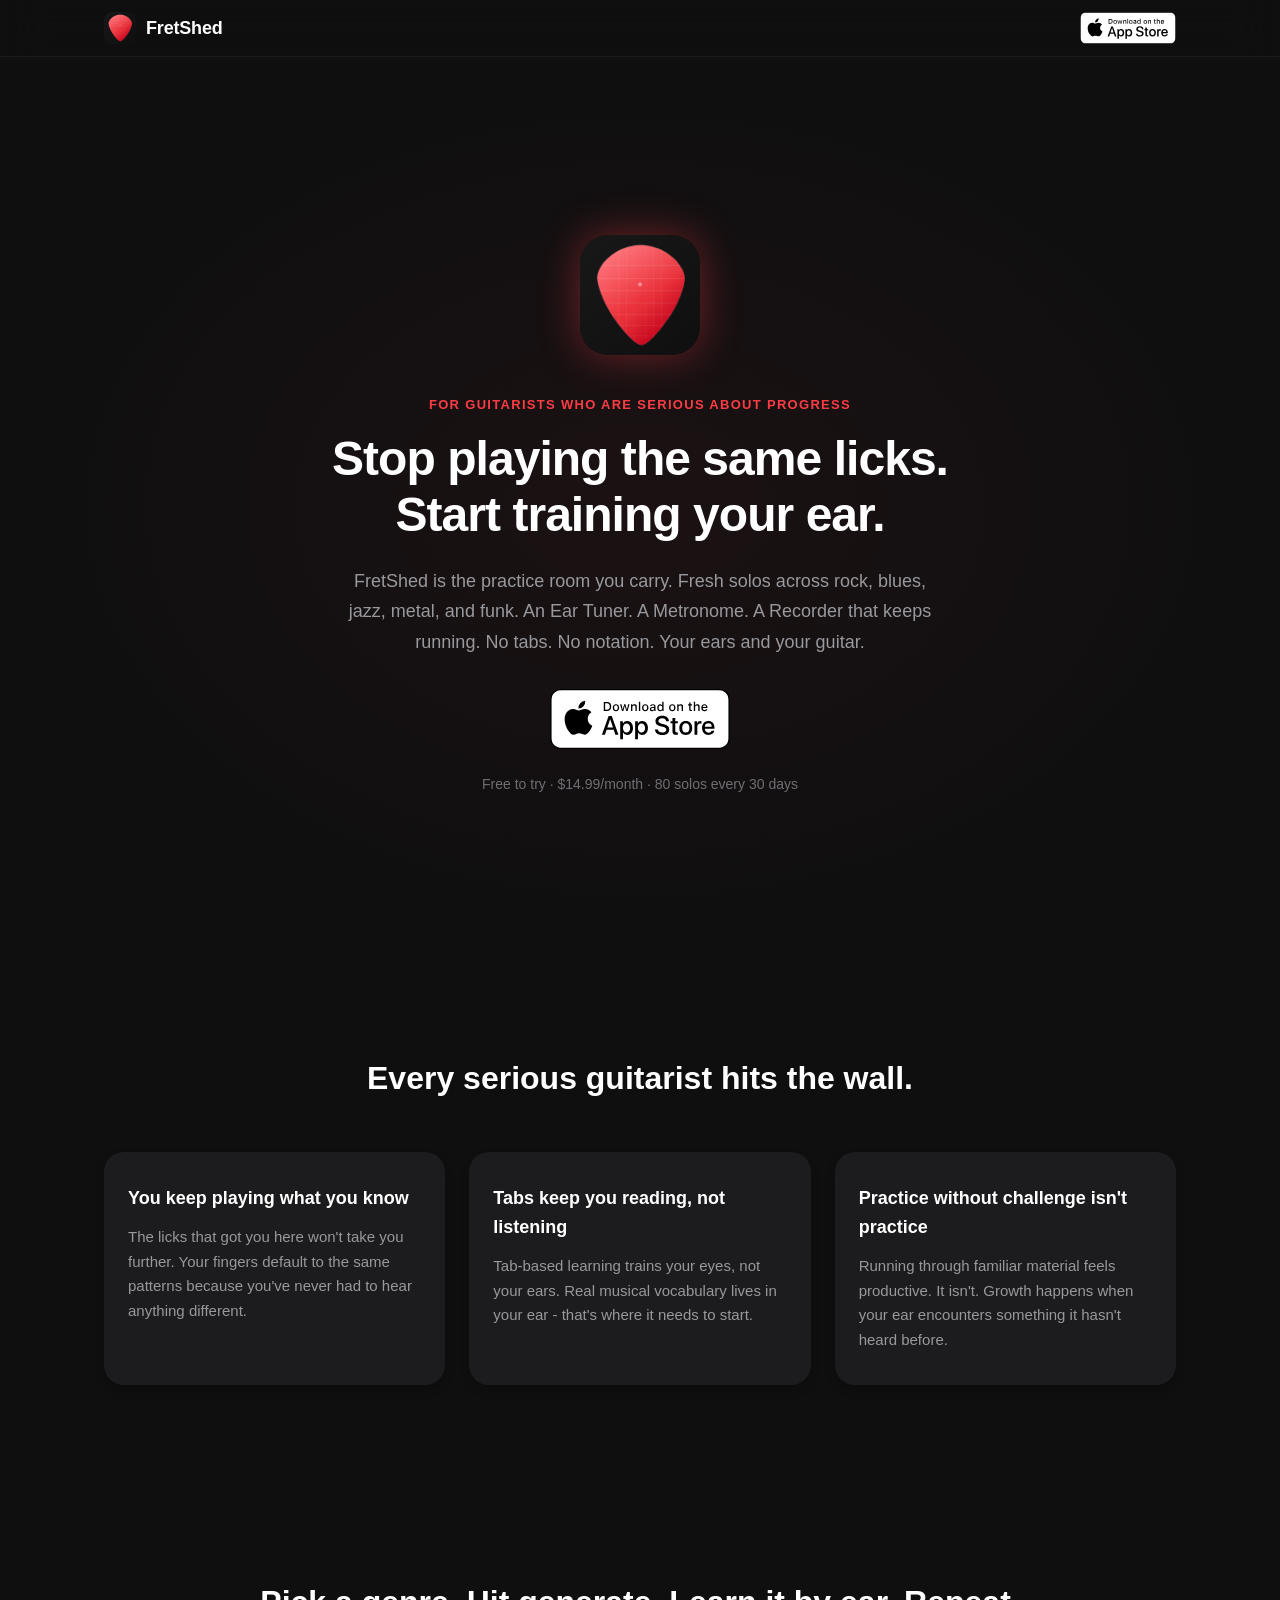
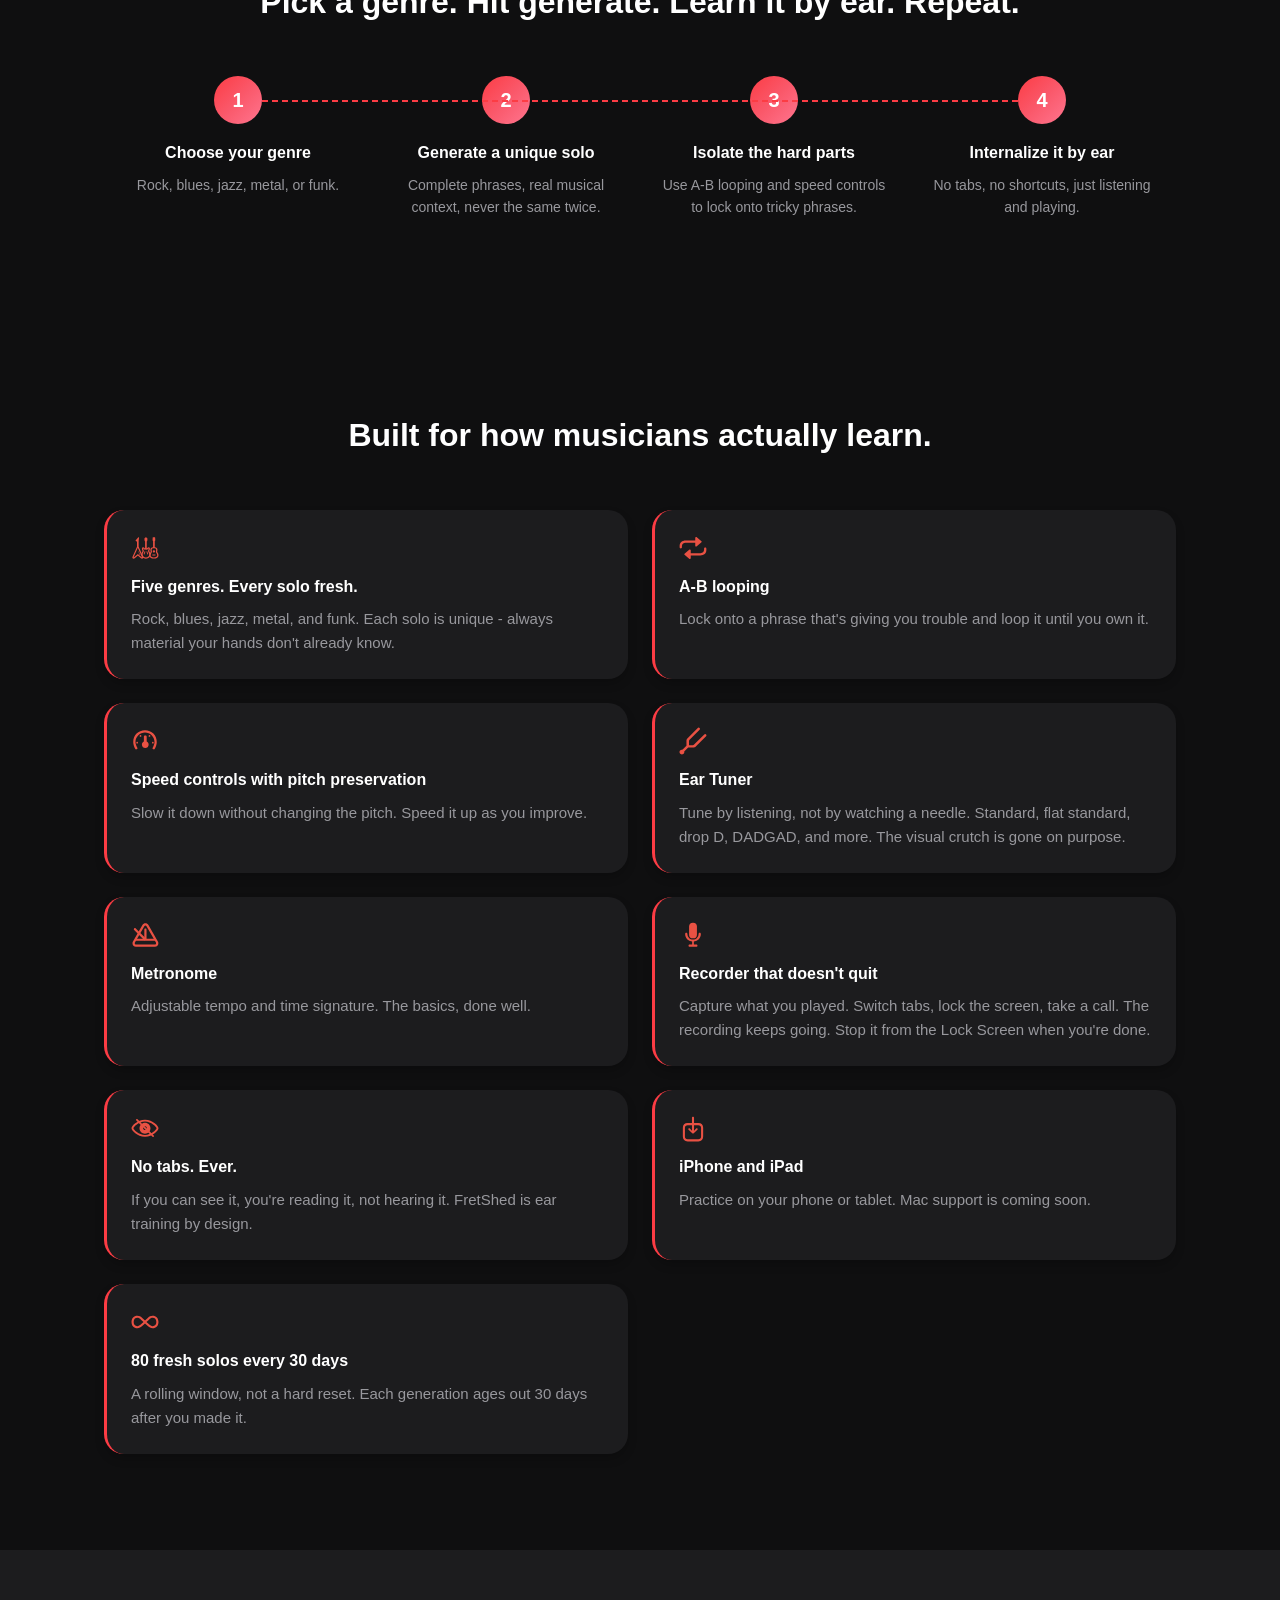
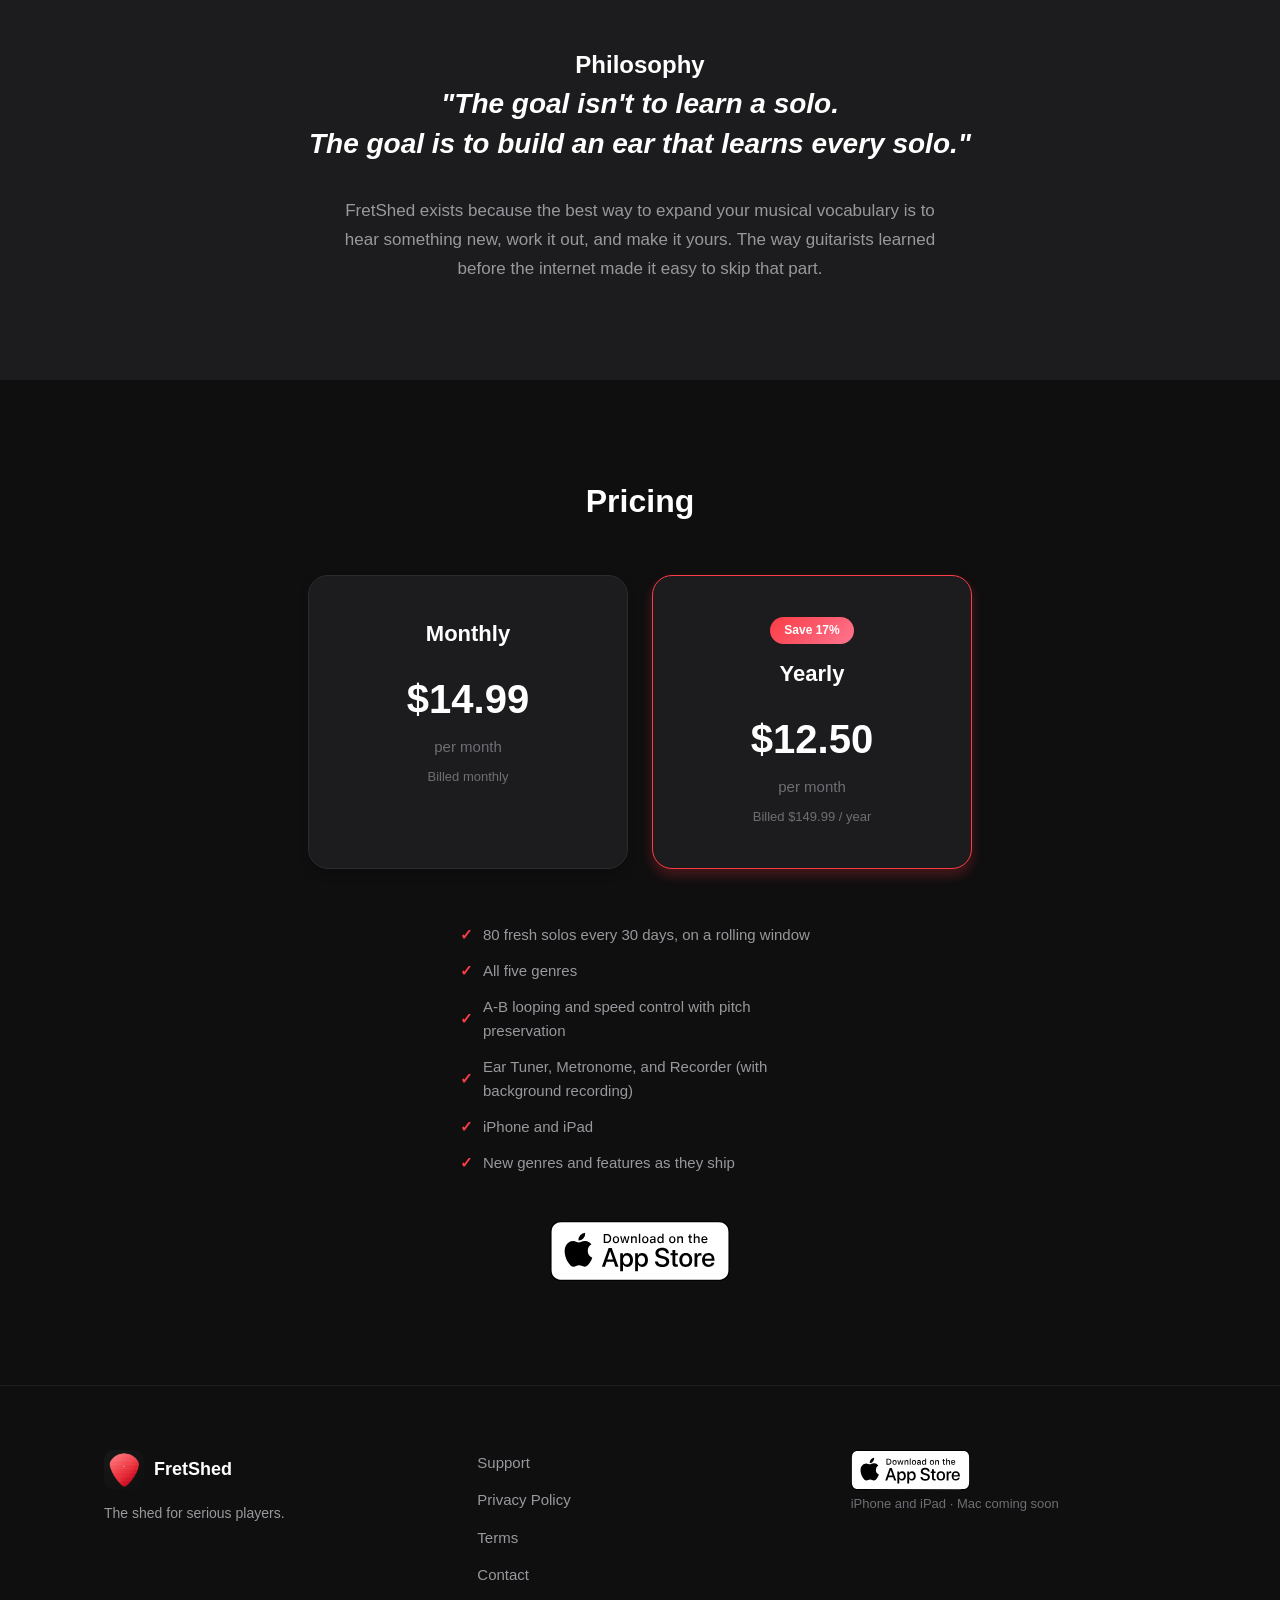
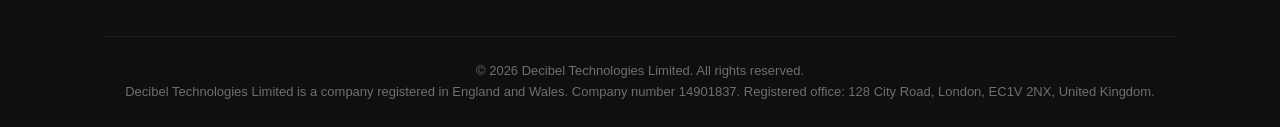
<file: index.html>
<!DOCTYPE html>
<html lang="en">
<head>
  <meta charset="UTF-8">
  <meta name="viewport" content="width=device-width, initial-scale=1.0">
  <title>FretShed - Ear Training for Serious Guitarists</title>
  <meta name="description" content="FretShed is the practice room you carry. Fresh solos across rock, blues, jazz, metal, and funk. An Ear Tuner. A Metronome. A Recorder that keeps running. No tabs. No notation. Your ears and your guitar.">
  <link rel="canonical" href="https://fretshed.dcbl.app/">

  <!-- Open Graph -->
  <meta property="og:type" content="website">
  <meta property="og:site_name" content="FretShed">
  <meta property="og:url" content="https://fretshed.dcbl.app/">
  <meta property="og:title" content="FretShed - Ear Training for Serious Guitarists">
  <meta property="og:description" content="FretShed is the practice room you carry. Fresh solos across rock, blues, jazz, metal, and funk. An Ear Tuner. A Metronome. A Recorder that keeps running. No tabs. No notation. Your ears and your guitar.">
  <meta property="og:image" content="https://fretshed.dcbl.app/assets/icon.png">

  <!-- Twitter Card -->
  <meta name="twitter:card" content="summary">
  <meta name="twitter:title" content="FretShed - Ear Training for Serious Guitarists">
  <meta name="twitter:description" content="FretShed is the practice room you carry. Fresh solos across rock, blues, jazz, metal, and funk. An Ear Tuner. A Metronome. A Recorder that keeps running. No tabs. No notation. Your ears and your guitar.">
  <meta name="twitter:image" content="https://fretshed.dcbl.app/assets/icon.png">

  <!-- Structured Data -->
  <script type="application/ld+json">
  {
    "@context": "https://schema.org",
    "@type": "SoftwareApplication",
    "name": "FretShed",
    "applicationCategory": "MusicApplication",
    "operatingSystem": "iOS",
    "description": "FretShed is the practice room you carry. Fresh solos across rock, blues, jazz, metal, and funk. An Ear Tuner. A Metronome. A Recorder that keeps running. No tabs. No notation. Your ears and your guitar.",
    "url": "https://fretshed.dcbl.app/",
    "downloadUrl": "https://apps.apple.com/us/app/fretshed/id6759403787",
    "screenshot": "https://fretshed.dcbl.app/assets/icon.png",
    "offers": [
      {
        "@type": "Offer",
        "name": "FretShed Pro Monthly",
        "price": "14.99",
        "priceCurrency": "USD",
        "description": "80 fresh solos every 30 days, all five genres, A-B looping, speed control with pitch preservation, Ear Tuner, Metronome, Recorder"
      },
      {
        "@type": "Offer",
        "name": "FretShed Pro Yearly",
        "price": "149.99",
        "priceCurrency": "USD",
        "description": "80 fresh solos every 30 days, all five genres, A-B looping, speed control with pitch preservation, Ear Tuner, Metronome, Recorder, billed annually"
      }
    ],
    "author": {
      "@type": "Organization",
      "name": "Decibel Technologies Limited",
      "email": "support@dcbl.app",
      "address": {
        "@type": "PostalAddress",
        "streetAddress": "128 City Road",
        "addressLocality": "London",
        "postalCode": "EC1V 2NX",
        "addressCountry": "GB"
      }
    },
    "featureList": [
      "Fresh guitar solos in five genres",
      "A-B looping for focused practice",
      "Speed control with pitch preservation",
      "Ear Tuner with multiple tunings",
      "Metronome with adjustable tempo and time signature",
      "Recorder that keeps running in the background",
      "Lock Screen and Control Centre playback",
      "No tabs. Ear training by design",
      "iPhone and iPad support"
    ]
  }
  </script>

  <link rel="icon" href="assets/icon.png" type="image/png">
  <link rel="stylesheet" href="assets/styles.css">
</head>
<body>

  <!-- Nav -->
  <nav class="site-nav" aria-label="Main navigation">
    <div class="container">
      <a href="./" class="nav-brand">
        <img src="assets/icon.png" alt="FretShed app icon" width="32" height="32">
        <span>FretShed</span>
      </a>
      <a href="https://apps.apple.com/us/app/fretshed/id6759403787" class="nav-badge" aria-label="Download FretShed on the App Store" rel="noopener noreferrer" target="_blank">
        <img src="assets/Download_on_App_Store/White_lockup/SVG/Download_on_the_App_Store_Badge_US-UK_RGB_wht_092917.svg" alt="" width="120" height="40">
      </a>
    </div>
  </nav>

  <main>

    <!-- Hero -->
    <section class="hero" aria-labelledby="hero-heading">
      <div class="hero-inner">
        <img src="assets/icon.png" alt="FretShed app icon" class="hero-icon" width="120" height="120">
        <p class="hero-eyebrow">For guitarists who are serious about progress</p>
        <h1 id="hero-heading">Stop playing the same licks.<br>Start training your ear.</h1>
        <p class="hero-sub">FretShed is the practice room you carry. Fresh solos across rock, blues, jazz, metal, and funk. An Ear Tuner. A Metronome. A Recorder that keeps running. No tabs. No notation. Your ears and your guitar.</p>
        <a href="https://apps.apple.com/us/app/fretshed/id6759403787" class="hero-app-store-badge" aria-label="Download FretShed on the App Store" rel="noopener noreferrer" target="_blank">
          <img src="assets/Download_on_App_Store/White_lockup/SVG/Download_on_the_App_Store_Badge_US-UK_RGB_wht_092917.svg" alt="" width="180" height="60">
        </a>
        <p class="hero-pricing-note">Free to try · $14.99/month · 80 solos every 30 days</p>
      </div>
    </section>

    <!-- Problem -->
    <section class="problem" aria-labelledby="problem-heading">
      <div class="container">
        <h2 id="problem-heading" class="section-heading">Every serious guitarist hits the wall.</h2>
        <div class="problem-grid">
          <div class="problem-card fade-in">
            <h3>You keep playing what you know</h3>
            <p>The licks that got you here won't take you further. Your fingers default to the same patterns because you've never had to hear anything different.</p>
          </div>
          <div class="problem-card fade-in">
            <h3>Tabs keep you reading, not listening</h3>
            <p>Tab-based learning trains your eyes, not your ears. Real musical vocabulary lives in your ear - that's where it needs to start.</p>
          </div>
          <div class="problem-card fade-in">
            <h3>Practice without challenge isn't practice</h3>
            <p>Running through familiar material feels productive. It isn't. Growth happens when your ear encounters something it hasn't heard before.</p>
          </div>
        </div>
      </div>
    </section>

    <!-- How It Works -->
    <section class="how-it-works" aria-labelledby="how-heading">
      <div class="container">
        <h2 id="how-heading" class="section-heading">Pick a genre. Hit generate. Learn it by ear. Repeat.</h2>
        <div class="steps">
          <div class="step fade-in">
            <div class="step-number" aria-hidden="true">1</div>
            <div class="step-text">
              <h3>Choose your genre</h3>
              <p>Rock, blues, jazz, metal, or funk.</p>
            </div>
          </div>
          <div class="step fade-in">
            <div class="step-number" aria-hidden="true">2</div>
            <div class="step-text">
              <h3>Generate a unique solo</h3>
              <p>Complete phrases, real musical context, never the same twice.</p>
            </div>
          </div>
          <div class="step fade-in">
            <div class="step-number" aria-hidden="true">3</div>
            <div class="step-text">
              <h3>Isolate the hard parts</h3>
              <p>Use A-B looping and speed controls to lock onto tricky phrases.</p>
            </div>
          </div>
          <div class="step fade-in">
            <div class="step-number" aria-hidden="true">4</div>
            <div class="step-text">
              <h3>Internalize it by ear</h3>
              <p>No tabs, no shortcuts, just listening and playing.</p>
            </div>
          </div>
        </div>
      </div>
    </section>

    <!-- Features -->
    <section class="features" aria-labelledby="features-heading">
      <div class="container">
        <h2 id="features-heading" class="section-heading">Built for how musicians actually learn.</h2>
        <div class="features-grid">
          <div class="feature-card fade-in">
            <img src="assets/symbols/web/guitars.svg" alt="" aria-hidden="true" class="card-icon" width="28" height="28">
            <h3>Five genres. Every solo fresh.</h3>
            <p>Rock, blues, jazz, metal, and funk. Each solo is unique - always material your hands don't already know.</p>
          </div>
          <div class="feature-card fade-in">
            <img src="assets/symbols/web/repeat.svg" alt="" aria-hidden="true" class="card-icon" width="28" height="28">
            <h3>A-B looping</h3>
            <p>Lock onto a phrase that's giving you trouble and loop it until you own it.</p>
          </div>
          <div class="feature-card fade-in">
            <img src="assets/symbols/web/gauge.svg" alt="" aria-hidden="true" class="card-icon" width="28" height="28">
            <h3>Speed controls with pitch preservation</h3>
            <p>Slow it down without changing the pitch. Speed it up as you improve.</p>
          </div>
          <div class="feature-card fade-in">
            <img src="assets/symbols/web/tuningfork.svg" alt="" aria-hidden="true" class="card-icon" width="28" height="28">
            <h3>Ear Tuner</h3>
            <p>Tune by listening, not by watching a needle. Standard, flat standard, drop D, DADGAD, and more. The visual crutch is gone on purpose.</p>
          </div>
          <div class="feature-card fade-in">
            <img src="assets/symbols/web/metronome.svg" alt="" aria-hidden="true" class="card-icon" width="28" height="28">
            <h3>Metronome</h3>
            <p>Adjustable tempo and time signature. The basics, done well.</p>
          </div>
          <div class="feature-card fade-in">
            <img src="assets/symbols/web/mic.svg" alt="" aria-hidden="true" class="card-icon" width="28" height="28">
            <h3>Recorder that doesn't quit</h3>
            <p>Capture what you played. Switch tabs, lock the screen, take a call. The recording keeps going. Stop it from the Lock Screen when you're done.</p>
          </div>
          <div class="feature-card fade-in">
            <img src="assets/symbols/web/eye.slash.svg" alt="" aria-hidden="true" class="card-icon" width="28" height="28">
            <h3>No tabs. Ever.</h3>
            <p>If you can see it, you're reading it, not hearing it. FretShed is ear training by design.</p>
          </div>
          <div class="feature-card fade-in">
            <img src="assets/symbols/web/square.and.arrow.down.svg" alt="" aria-hidden="true" class="card-icon" width="28" height="28">
            <h3>iPhone and iPad</h3>
            <p>Practice on your phone or tablet. Mac support is coming soon.</p>
          </div>
          <div class="feature-card fade-in">
            <img src="assets/symbols/web/infinity.svg" alt="" aria-hidden="true" class="card-icon" width="28" height="28">
            <h3>80 fresh solos every 30 days</h3>
            <p>A rolling window, not a hard reset. Each generation ages out 30 days after you made it.</p>
          </div>
        </div>
      </div>
    </section>

    <!-- Philosophy -->
    <section class="philosophy" aria-labelledby="philosophy-heading">
      <div class="container">
        <div class="philosophy-inner">
          <h2 id="philosophy-heading" class="sr-only">Philosophy</h2>
          <blockquote>
            "The goal isn't to learn a solo.<br>
            The goal is to build an ear that learns every solo."
          </blockquote>
          <p class="body-text">FretShed exists because the best way to expand your musical vocabulary is to hear something new, work it out, and make it yours. The way guitarists learned before the internet made it easy to skip that part.</p>
        </div>
      </div>
    </section>

    <!-- Pricing -->
    <section class="pricing" aria-labelledby="pricing-heading">
      <div class="container">
        <h2 id="pricing-heading" class="section-heading">Pricing</h2>
        <div class="pricing-tiers">
          <div class="pricing-card fade-in">
            <p class="pricing-name">Monthly</p>
            <p class="pricing-amount">$14.99</p>
            <p class="pricing-period">per month</p>
            <p class="pricing-billing">Billed monthly</p>
          </div>
          <div class="pricing-card pricing-card--highlighted fade-in">
            <span class="pricing-save-badge">Save 17%</span>
            <p class="pricing-name">Yearly</p>
            <p class="pricing-amount">$12.50</p>
            <p class="pricing-period">per month</p>
            <p class="pricing-billing">Billed $149.99 / year</p>
          </div>
        </div>
        <ul class="pricing-checklist pricing-checklist--shared">
          <li>80 fresh solos every 30 days, on a rolling window</li>
          <li>All five genres</li>
          <li>A-B looping and speed control with pitch preservation</li>
          <li>Ear Tuner, Metronome, and Recorder (with background recording)</li>
          <li>iPhone and iPad</li>
          <li>New genres and features as they ship</li>
        </ul>
        <div class="pricing-cta">
          <a href="https://apps.apple.com/us/app/fretshed/id6759403787" class="pricing-app-store-badge" aria-label="Download FretShed on the App Store" rel="noopener noreferrer" target="_blank">
            <img src="assets/Download_on_App_Store/White_lockup/SVG/Download_on_the_App_Store_Badge_US-UK_RGB_wht_092917.svg" alt="" width="180" height="60">
          </a>
        </div>
      </div>
    </section>

  </main>

  <!-- Footer -->
  <footer class="site-footer">
    <div class="container">
      <div class="footer-grid">
        <div>
          <div class="footer-brand">
            <img src="assets/icon.png" alt="FretShed app icon" width="40" height="40">
            <span>FretShed</span>
          </div>
          <p class="footer-tagline">The shed for serious players.</p>
        </div>
        <div>
          <ul class="footer-links">
            <li><a href="support.html">Support</a></li>
            <li><a href="privacy.html">Privacy Policy</a></li>
            <li><a href="terms.html">Terms</a></li>
            <li><a href="mailto:support@dcbl.app">Contact</a></li>
          </ul>
        </div>
        <div class="footer-download">
          <a href="https://apps.apple.com/us/app/fretshed/id6759403787" aria-label="Download FretShed on the App Store" rel="noopener noreferrer" target="_blank">
            <img src="assets/Download_on_App_Store/White_lockup/SVG/Download_on_the_App_Store_Badge_US-UK_RGB_wht_092917.svg" alt="" width="120" height="40">
          </a>
          <p class="platform-note">iPhone and iPad · Mac coming soon</p>
        </div>
      </div>
      <div class="footer-bottom">
        <p>&copy; 2026 Decibel Technologies Limited. All rights reserved.</p>
        <p>Decibel Technologies Limited is a company registered in England and Wales. Company number 14901837. Registered office: 128 City Road, London, EC1V 2NX, United Kingdom.</p>
      </div>
    </div>
  </footer>

  <script src="assets/app.js"></script>
</body>
</html>
</file>
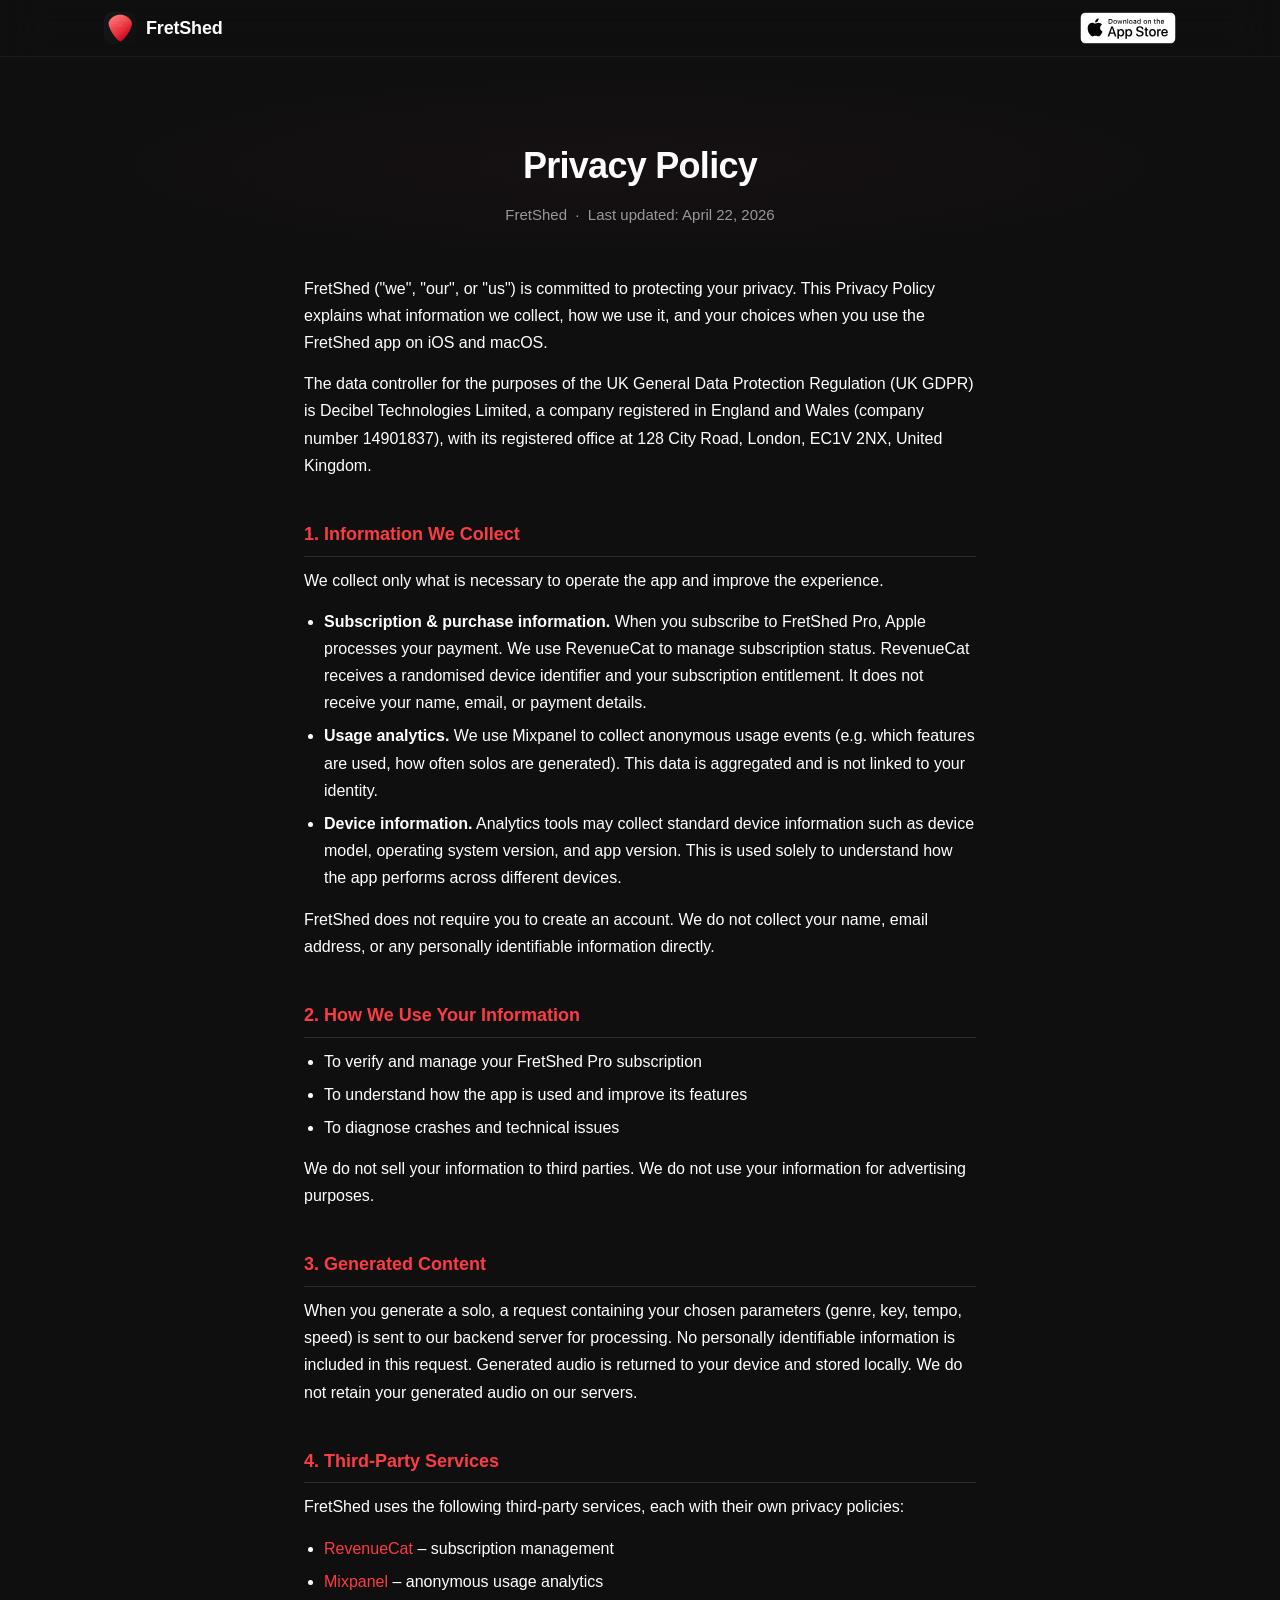
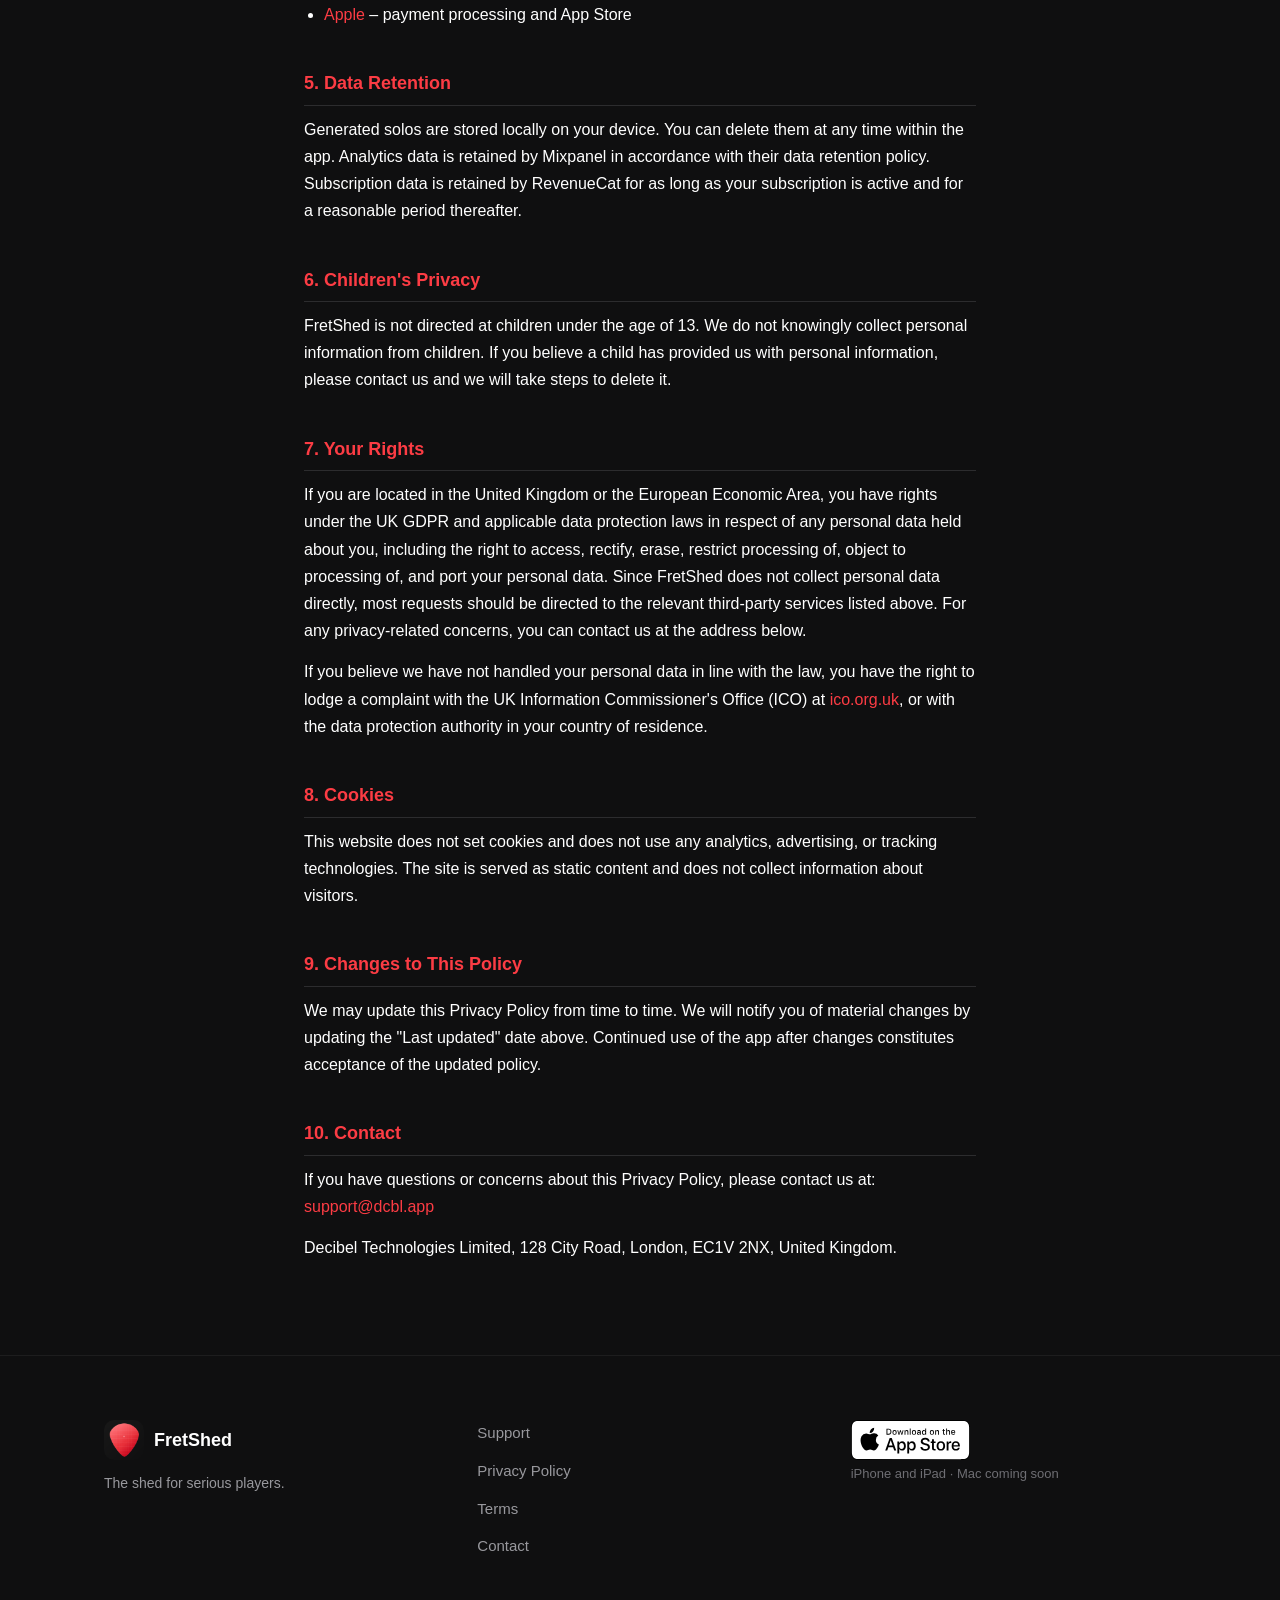
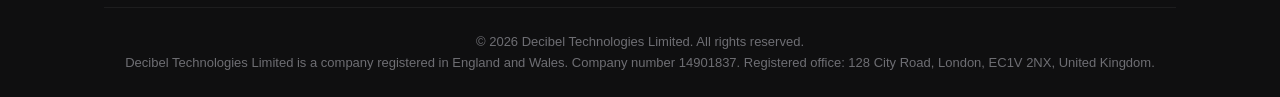
<file: privacy.html>
<!DOCTYPE html>
<html lang="en">
<head>
  <meta charset="UTF-8" />
  <meta name="viewport" content="width=device-width, initial-scale=1.0" />
  <title>Privacy Policy – FretShed</title>
  <meta name="description" content="FretShed Privacy Policy. We collect only what's necessary to operate the app. No accounts required. No personal data sold. Learn how we handle your information.">
  <link rel="canonical" href="https://fretshed.dcbl.app/privacy.html">

  <!-- Open Graph -->
  <meta property="og:type" content="website">
  <meta property="og:site_name" content="FretShed">
  <meta property="og:url" content="https://fretshed.dcbl.app/privacy.html">
  <meta property="og:title" content="Privacy Policy – FretShed">
  <meta property="og:description" content="FretShed Privacy Policy. We collect only what's necessary to operate the app. No accounts required. No personal data sold.">
  <meta property="og:image" content="https://fretshed.dcbl.app/assets/icon.png">

  <link rel="icon" href="assets/icon.png" type="image/png">
  <link rel="stylesheet" href="assets/styles.css">
</head>
<body>

  <!-- Nav -->
  <nav class="site-nav" aria-label="Main navigation">
    <div class="container">
      <a href="./" class="nav-brand">
        <img src="assets/icon.png" alt="FretShed app icon" width="32" height="32">
        <span>FretShed</span>
      </a>
      <a href="https://apps.apple.com/us/app/fretshed/id6759403787" class="nav-badge" aria-label="Download FretShed on the App Store" rel="noopener noreferrer" target="_blank">
        <img src="assets/Download_on_App_Store/White_lockup/SVG/Download_on_the_App_Store_Badge_US-UK_RGB_wht_092917.svg" alt="" width="120" height="40">
      </a>
    </div>
  </nav>

  <main>

    <!-- Page Header -->
    <section class="page-header">
      <div class="container">
        <h1>Privacy Policy</h1>
        <p>FretShed &nbsp;·&nbsp; Last updated: April 22, 2026</p>
      </div>
    </section>

    <!-- Content -->
    <div class="legal-content">

      <p>FretShed ("we", "our", or "us") is committed to protecting your privacy. This Privacy Policy explains what information we collect, how we use it, and your choices when you use the FretShed app on iOS and macOS.</p>

      <p>The data controller for the purposes of the UK General Data Protection Regulation (UK GDPR) is Decibel Technologies Limited, a company registered in England and Wales (company number 14901837), with its registered office at 128 City Road, London, EC1V 2NX, United Kingdom.</p>

      <h2>1. Information We Collect</h2>
      <p>We collect only what is necessary to operate the app and improve the experience.</p>
      <ul>
        <li><strong>Subscription & purchase information.</strong> When you subscribe to FretShed Pro, Apple processes your payment. We use RevenueCat to manage subscription status. RevenueCat receives a randomised device identifier and your subscription entitlement. It does not receive your name, email, or payment details.</li>
        <li><strong>Usage analytics.</strong> We use Mixpanel to collect anonymous usage events (e.g. which features are used, how often solos are generated). This data is aggregated and is not linked to your identity.</li>
        <li><strong>Device information.</strong> Analytics tools may collect standard device information such as device model, operating system version, and app version. This is used solely to understand how the app performs across different devices.</li>
      </ul>
      <p>FretShed does not require you to create an account. We do not collect your name, email address, or any personally identifiable information directly.</p>

      <h2>2. How We Use Your Information</h2>
      <ul>
        <li>To verify and manage your FretShed Pro subscription</li>
        <li>To understand how the app is used and improve its features</li>
        <li>To diagnose crashes and technical issues</li>
      </ul>
      <p>We do not sell your information to third parties. We do not use your information for advertising purposes.</p>

      <h2>3. Generated Content</h2>
      <p>When you generate a solo, a request containing your chosen parameters (genre, key, tempo, speed) is sent to our backend server for processing. No personally identifiable information is included in this request. Generated audio is returned to your device and stored locally. We do not retain your generated audio on our servers.</p>

      <h2>4. Third-Party Services</h2>
      <p>FretShed uses the following third-party services, each with their own privacy policies:</p>
      <ul>
        <li><a href="https://www.revenuecat.com/privacy" target="_blank" rel="noopener noreferrer">RevenueCat</a> – subscription management</li>
        <li><a href="https://mixpanel.com/legal/privacy-policy/" target="_blank" rel="noopener noreferrer">Mixpanel</a> – anonymous usage analytics</li>
        <li><a href="https://www.apple.com/legal/privacy/" target="_blank" rel="noopener noreferrer">Apple</a> – payment processing and App Store</li>
      </ul>

      <h2>5. Data Retention</h2>
      <p>Generated solos are stored locally on your device. You can delete them at any time within the app. Analytics data is retained by Mixpanel in accordance with their data retention policy. Subscription data is retained by RevenueCat for as long as your subscription is active and for a reasonable period thereafter.</p>

      <h2>6. Children's Privacy</h2>
      <p>FretShed is not directed at children under the age of 13. We do not knowingly collect personal information from children. If you believe a child has provided us with personal information, please contact us and we will take steps to delete it.</p>

      <h2>7. Your Rights</h2>
      <p>If you are located in the United Kingdom or the European Economic Area, you have rights under the UK GDPR and applicable data protection laws in respect of any personal data held about you, including the right to access, rectify, erase, restrict processing of, object to processing of, and port your personal data. Since FretShed does not collect personal data directly, most requests should be directed to the relevant third-party services listed above. For any privacy-related concerns, you can contact us at the address below.</p>
      <p>If you believe we have not handled your personal data in line with the law, you have the right to lodge a complaint with the UK Information Commissioner's Office (ICO) at <a href="https://ico.org.uk" target="_blank" rel="noopener noreferrer">ico.org.uk</a>, or with the data protection authority in your country of residence.</p>

      <h2>8. Cookies</h2>
      <p>This website does not set cookies and does not use any analytics, advertising, or tracking technologies. The site is served as static content and does not collect information about visitors.</p>

      <h2>9. Changes to This Policy</h2>
      <p>We may update this Privacy Policy from time to time. We will notify you of material changes by updating the "Last updated" date above. Continued use of the app after changes constitutes acceptance of the updated policy.</p>

      <h2>10. Contact</h2>
      <p>If you have questions or concerns about this Privacy Policy, please contact us at:<br />
      <a href="mailto:support@dcbl.app">support@dcbl.app</a></p>
      <p>Decibel Technologies Limited, 128 City Road, London, EC1V 2NX, United Kingdom.</p>

    </div>

  </main>

  <!-- Footer -->
  <footer class="site-footer">
    <div class="container">
      <div class="footer-grid">
        <div>
          <div class="footer-brand">
            <img src="assets/icon.png" alt="FretShed app icon" width="40" height="40">
            <span>FretShed</span>
          </div>
          <p class="footer-tagline">The shed for serious players.</p>
        </div>
        <div>
          <ul class="footer-links">
            <li><a href="support.html">Support</a></li>
            <li><a href="privacy.html">Privacy Policy</a></li>
            <li><a href="terms.html">Terms</a></li>
            <li><a href="mailto:support@dcbl.app">Contact</a></li>
          </ul>
        </div>
        <div class="footer-download">
          <a href="https://apps.apple.com/us/app/fretshed/id6759403787" aria-label="Download FretShed on the App Store" rel="noopener noreferrer" target="_blank">
            <img src="assets/Download_on_App_Store/White_lockup/SVG/Download_on_the_App_Store_Badge_US-UK_RGB_wht_092917.svg" alt="" width="120" height="40">
          </a>
          <p class="platform-note">iPhone and iPad · Mac coming soon</p>
        </div>
      </div>
      <div class="footer-bottom">
        <p>&copy; 2026 Decibel Technologies Limited. All rights reserved.</p>
        <p>Decibel Technologies Limited is a company registered in England and Wales. Company number 14901837. Registered office: 128 City Road, London, EC1V 2NX, United Kingdom.</p>
      </div>
    </div>
  </footer>

  <script src="assets/app.js"></script>
</body>
</html>
</file>
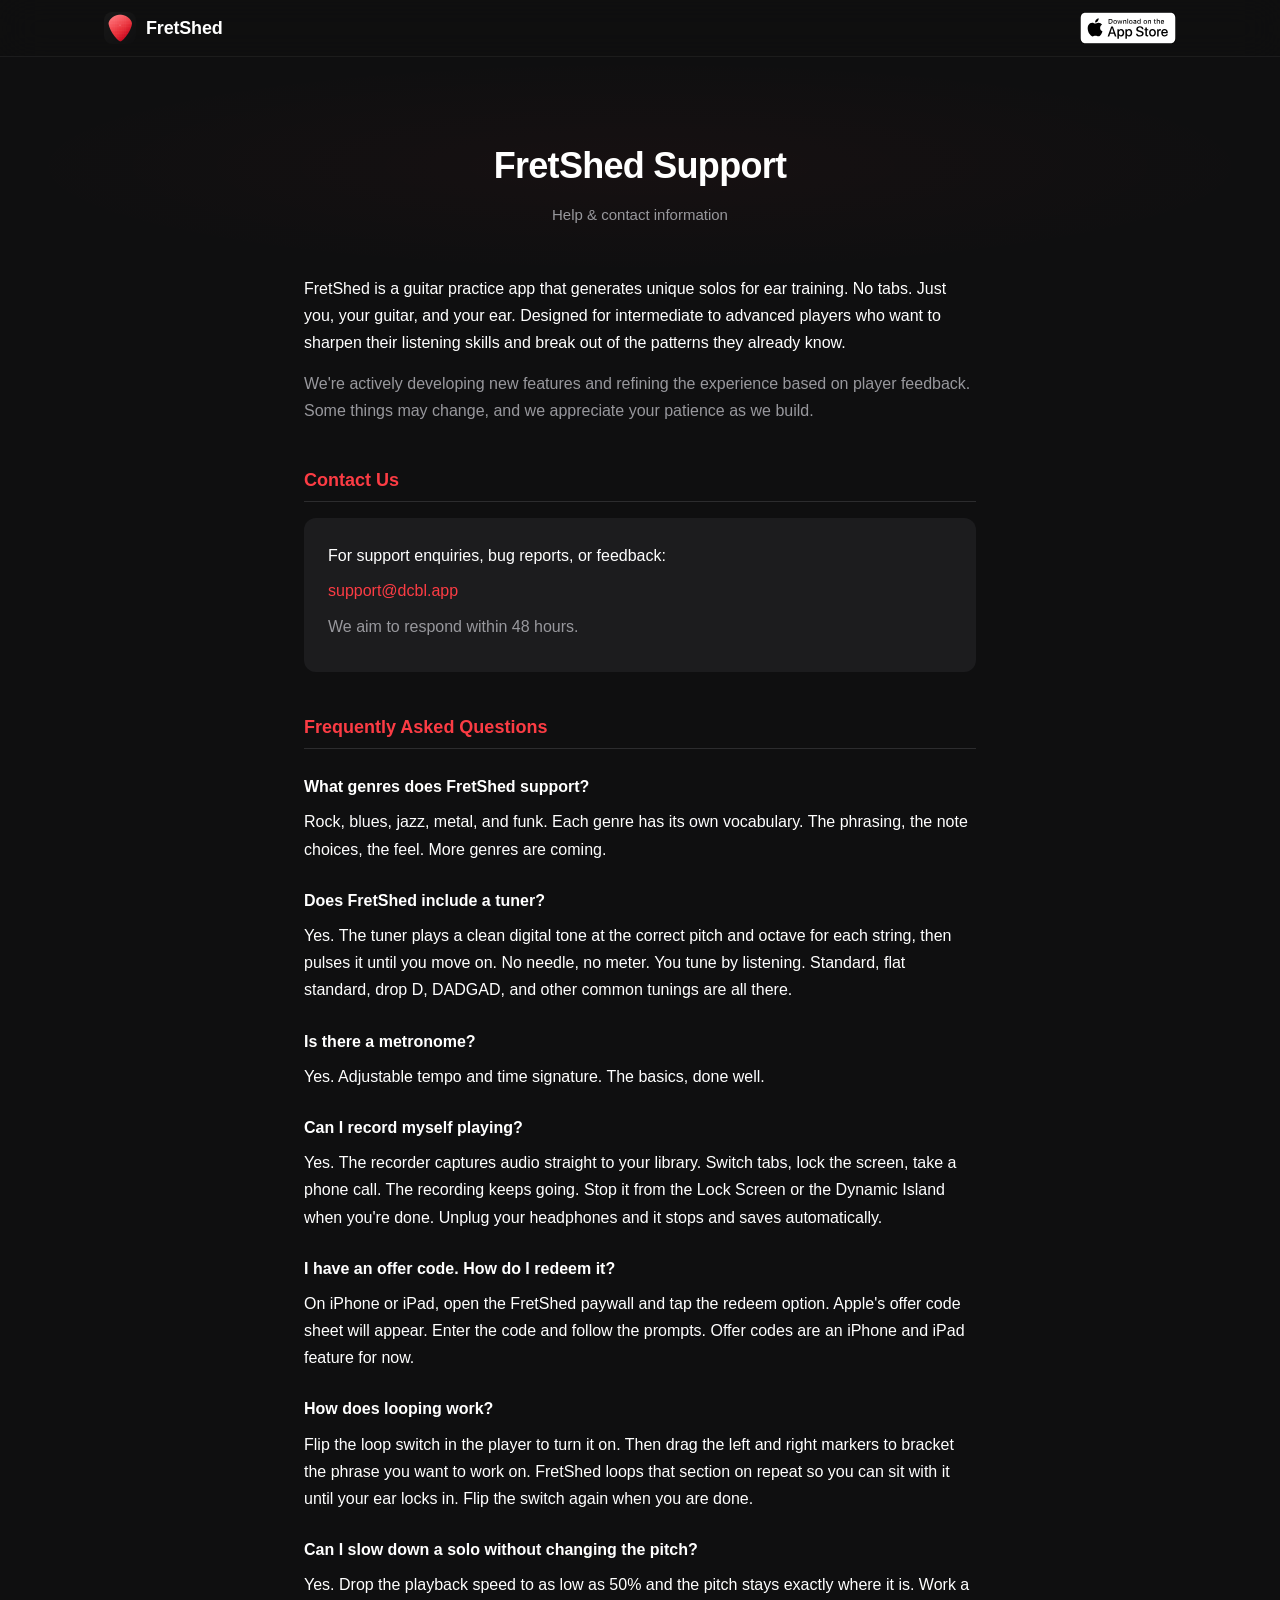
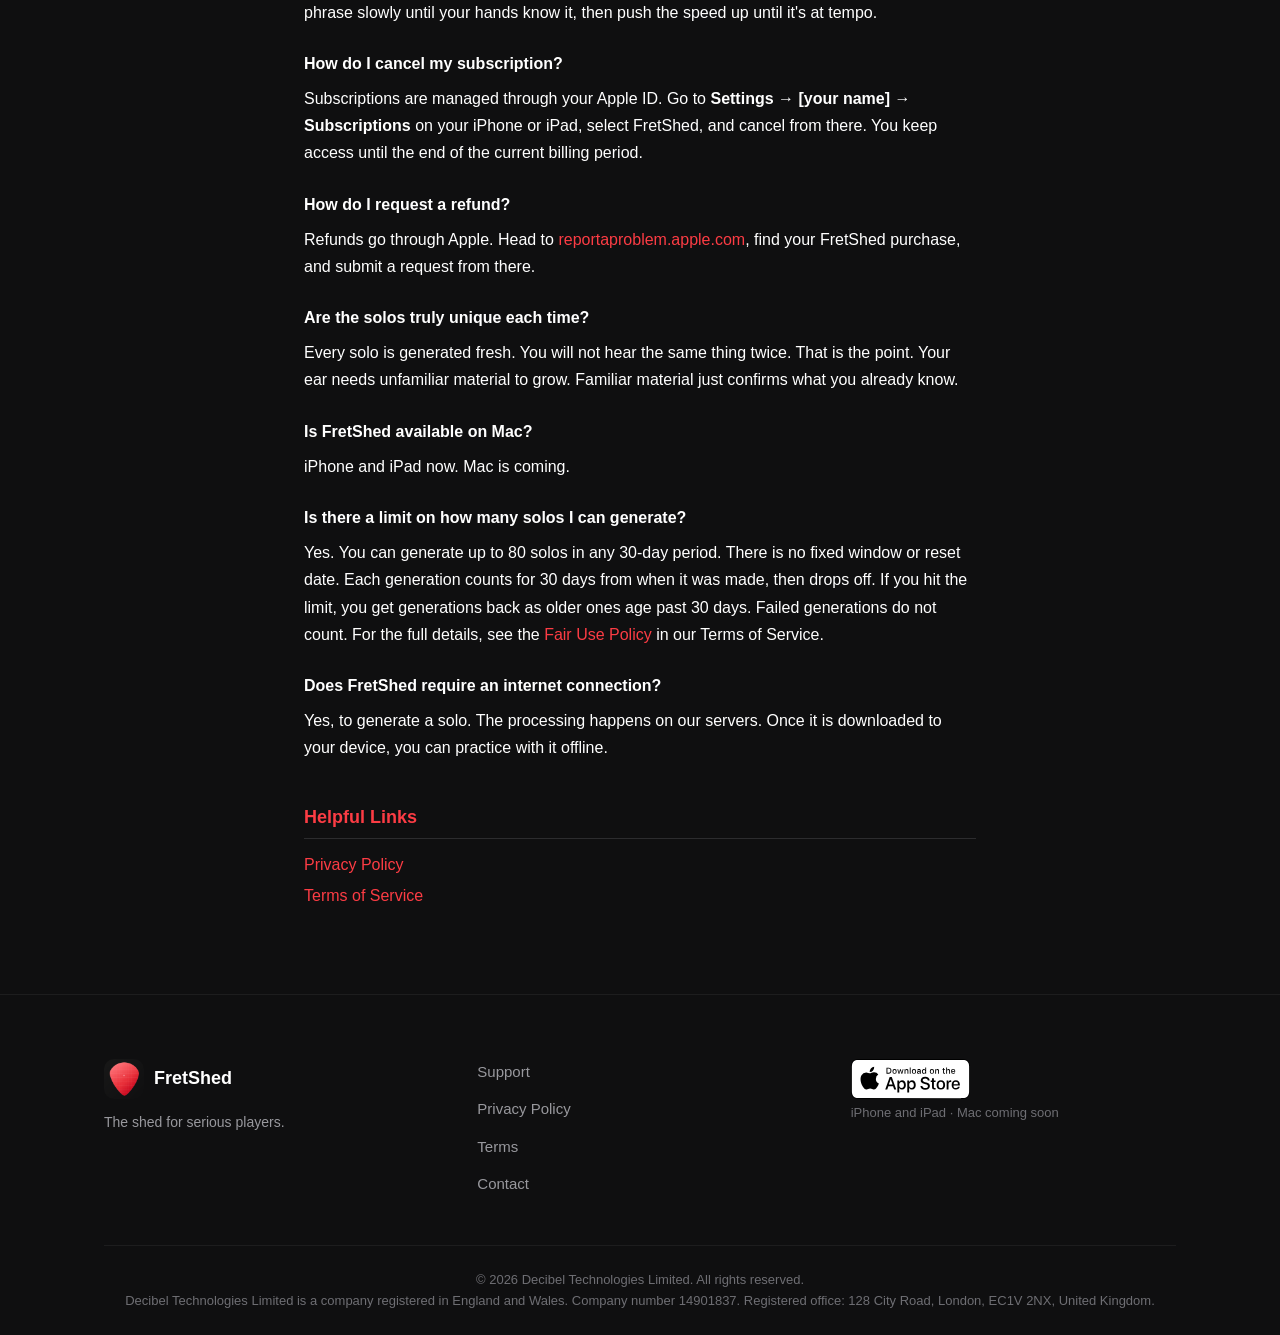
<file: support.html>
<!DOCTYPE html>
<html lang="en">
<head>
  <meta charset="UTF-8" />
  <meta name="viewport" content="width=device-width, initial-scale=1.0" />
  <title>Support – FretShed</title>
  <meta name="description" content="Get help with FretShed, the guitar ear training app. Find answers to common questions about subscriptions, solo generation, A-B looping, and more.">
  <link rel="canonical" href="https://fretshed.dcbl.app/support.html">

  <!-- Open Graph -->
  <meta property="og:type" content="website">
  <meta property="og:site_name" content="FretShed">
  <meta property="og:url" content="https://fretshed.dcbl.app/support.html">
  <meta property="og:title" content="Support – FretShed">
  <meta property="og:description" content="Get help with FretShed, the guitar ear training app. Find answers to common questions about subscriptions, solo generation, A-B looping, and more.">
  <meta property="og:image" content="https://fretshed.dcbl.app/assets/icon.png">

  <link rel="icon" href="assets/icon.png" type="image/png">
  <link rel="stylesheet" href="assets/styles.css">
</head>
<body>

  <!-- Nav -->
  <nav class="site-nav" aria-label="Main navigation">
    <div class="container">
      <a href="./" class="nav-brand">
        <img src="assets/icon.png" alt="FretShed app icon" width="32" height="32">
        <span>FretShed</span>
      </a>
      <a href="https://apps.apple.com/us/app/fretshed/id6759403787" class="nav-badge" aria-label="Download FretShed on the App Store" rel="noopener noreferrer" target="_blank">
        <img src="assets/Download_on_App_Store/White_lockup/SVG/Download_on_the_App_Store_Badge_US-UK_RGB_wht_092917.svg" alt="" width="120" height="40">
      </a>
    </div>
  </nav>

  <main>

    <!-- Page Header -->
    <section class="page-header">
      <div class="container">
        <h1>FretShed Support</h1>
        <p>Help &amp; contact information</p>
      </div>
    </section>

    <!-- Content -->
    <div class="legal-content">

      <p>FretShed is a guitar practice app that generates unique solos for ear training. No tabs. Just you, your guitar, and your ear. Designed for intermediate to advanced players who want to sharpen their listening skills and break out of the patterns they already know.</p>

      <p class="text-secondary">We're actively developing new features and refining the experience based on player feedback. Some things may change, and we appreciate your patience as we build.</p>

      <h2>Contact Us</h2>
      <div class="contact-box">
        <p>For support enquiries, bug reports, or feedback:</p>
        <p><a href="mailto:support@dcbl.app">support@dcbl.app</a></p>
        <p class="text-secondary">We aim to respond within 48 hours.</p>
      </div>

      <h2>Frequently Asked Questions</h2>

      <div class="faq-item">
        <h3>What genres does FretShed support?</h3>
        <p>Rock, blues, jazz, metal, and funk. Each genre has its own vocabulary. The phrasing, the note choices, the feel. More genres are coming.</p>
      </div>

      <div class="faq-item">
        <h3>Does FretShed include a tuner?</h3>
        <p>Yes. The tuner plays a clean digital tone at the correct pitch and octave for each string, then pulses it until you move on. No needle, no meter. You tune by listening. Standard, flat standard, drop D, DADGAD, and other common tunings are all there.</p>
      </div>

      <div class="faq-item">
        <h3>Is there a metronome?</h3>
        <p>Yes. Adjustable tempo and time signature. The basics, done well.</p>
      </div>

      <div class="faq-item">
        <h3>Can I record myself playing?</h3>
        <p>Yes. The recorder captures audio straight to your library. Switch tabs, lock the screen, take a phone call. The recording keeps going. Stop it from the Lock Screen or the Dynamic Island when you're done. Unplug your headphones and it stops and saves automatically.</p>
      </div>

      <div class="faq-item">
        <h3>I have an offer code. How do I redeem it?</h3>
        <p>On iPhone or iPad, open the FretShed paywall and tap the redeem option. Apple's offer code sheet will appear. Enter the code and follow the prompts. Offer codes are an iPhone and iPad feature for now.</p>
      </div>

      <div class="faq-item">
        <h3>How does looping work?</h3>
        <p>Flip the loop switch in the player to turn it on. Then drag the left and right markers to bracket the phrase you want to work on. FretShed loops that section on repeat so you can sit with it until your ear locks in. Flip the switch again when you are done.</p>
      </div>

      <div class="faq-item">
        <h3>Can I slow down a solo without changing the pitch?</h3>
        <p>Yes. Drop the playback speed to as low as 50% and the pitch stays exactly where it is. Work a phrase slowly until your hands know it, then push the speed up until it's at tempo.</p>
      </div>

      <div class="faq-item">
        <h3>How do I cancel my subscription?</h3>
        <p>Subscriptions are managed through your Apple ID. Go to <strong>Settings → [your name] → Subscriptions</strong> on your iPhone or iPad, select FretShed, and cancel from there. You keep access until the end of the current billing period.</p>
      </div>

      <div class="faq-item">
        <h3>How do I request a refund?</h3>
        <p>Refunds go through Apple. Head to <a href="https://reportaproblem.apple.com" target="_blank" rel="noopener noreferrer">reportaproblem.apple.com</a>, find your FretShed purchase, and submit a request from there.</p>
      </div>

      <div class="faq-item">
        <h3>Are the solos truly unique each time?</h3>
        <p>Every solo is generated fresh. You will not hear the same thing twice. That is the point. Your ear needs unfamiliar material to grow. Familiar material just confirms what you already know.</p>
      </div>

      <div class="faq-item">
        <h3>Is FretShed available on Mac?</h3>
        <p>iPhone and iPad now. Mac is coming.</p>
      </div>

      <div class="faq-item">
        <h3>Is there a limit on how many solos I can generate?</h3>
        <p>Yes. You can generate up to 80 solos in any 30-day period. There is no fixed window or reset date. Each generation counts for 30 days from when it was made, then drops off. If you hit the limit, you get generations back as older ones age past 30 days. Failed generations do not count. For the full details, see the <a href="terms.html#fair-use">Fair Use Policy</a> in our Terms of Service.</p>
      </div>

      <div class="faq-item">
        <h3>Does FretShed require an internet connection?</h3>
        <p>Yes, to generate a solo. The processing happens on our servers. Once it is downloaded to your device, you can practice with it offline.</p>
      </div>

      <h2>Helpful Links</h2>
      <div class="helpful-links">
        <p><a href="privacy.html">Privacy Policy</a></p>
        <p><a href="terms.html">Terms of Service</a></p>
      </div>

    </div>

  </main>

  <!-- Footer -->
  <footer class="site-footer">
    <div class="container">
      <div class="footer-grid">
        <div>
          <div class="footer-brand">
            <img src="assets/icon.png" alt="FretShed app icon" width="40" height="40">
            <span>FretShed</span>
          </div>
          <p class="footer-tagline">The shed for serious players.</p>
        </div>
        <div>
          <ul class="footer-links">
            <li><a href="support.html">Support</a></li>
            <li><a href="privacy.html">Privacy Policy</a></li>
            <li><a href="terms.html">Terms</a></li>
            <li><a href="mailto:support@dcbl.app">Contact</a></li>
          </ul>
        </div>
        <div class="footer-download">
          <a href="https://apps.apple.com/us/app/fretshed/id6759403787" aria-label="Download FretShed on the App Store" rel="noopener noreferrer" target="_blank">
            <img src="assets/Download_on_App_Store/White_lockup/SVG/Download_on_the_App_Store_Badge_US-UK_RGB_wht_092917.svg" alt="" width="120" height="40">
          </a>
          <p class="platform-note">iPhone and iPad · Mac coming soon</p>
        </div>
      </div>
      <div class="footer-bottom">
        <p>&copy; 2026 Decibel Technologies Limited. All rights reserved.</p>
        <p>Decibel Technologies Limited is a company registered in England and Wales. Company number 14901837. Registered office: 128 City Road, London, EC1V 2NX, United Kingdom.</p>
      </div>
    </div>
  </footer>

  <script src="assets/app.js"></script>
</body>
</html>
</file>
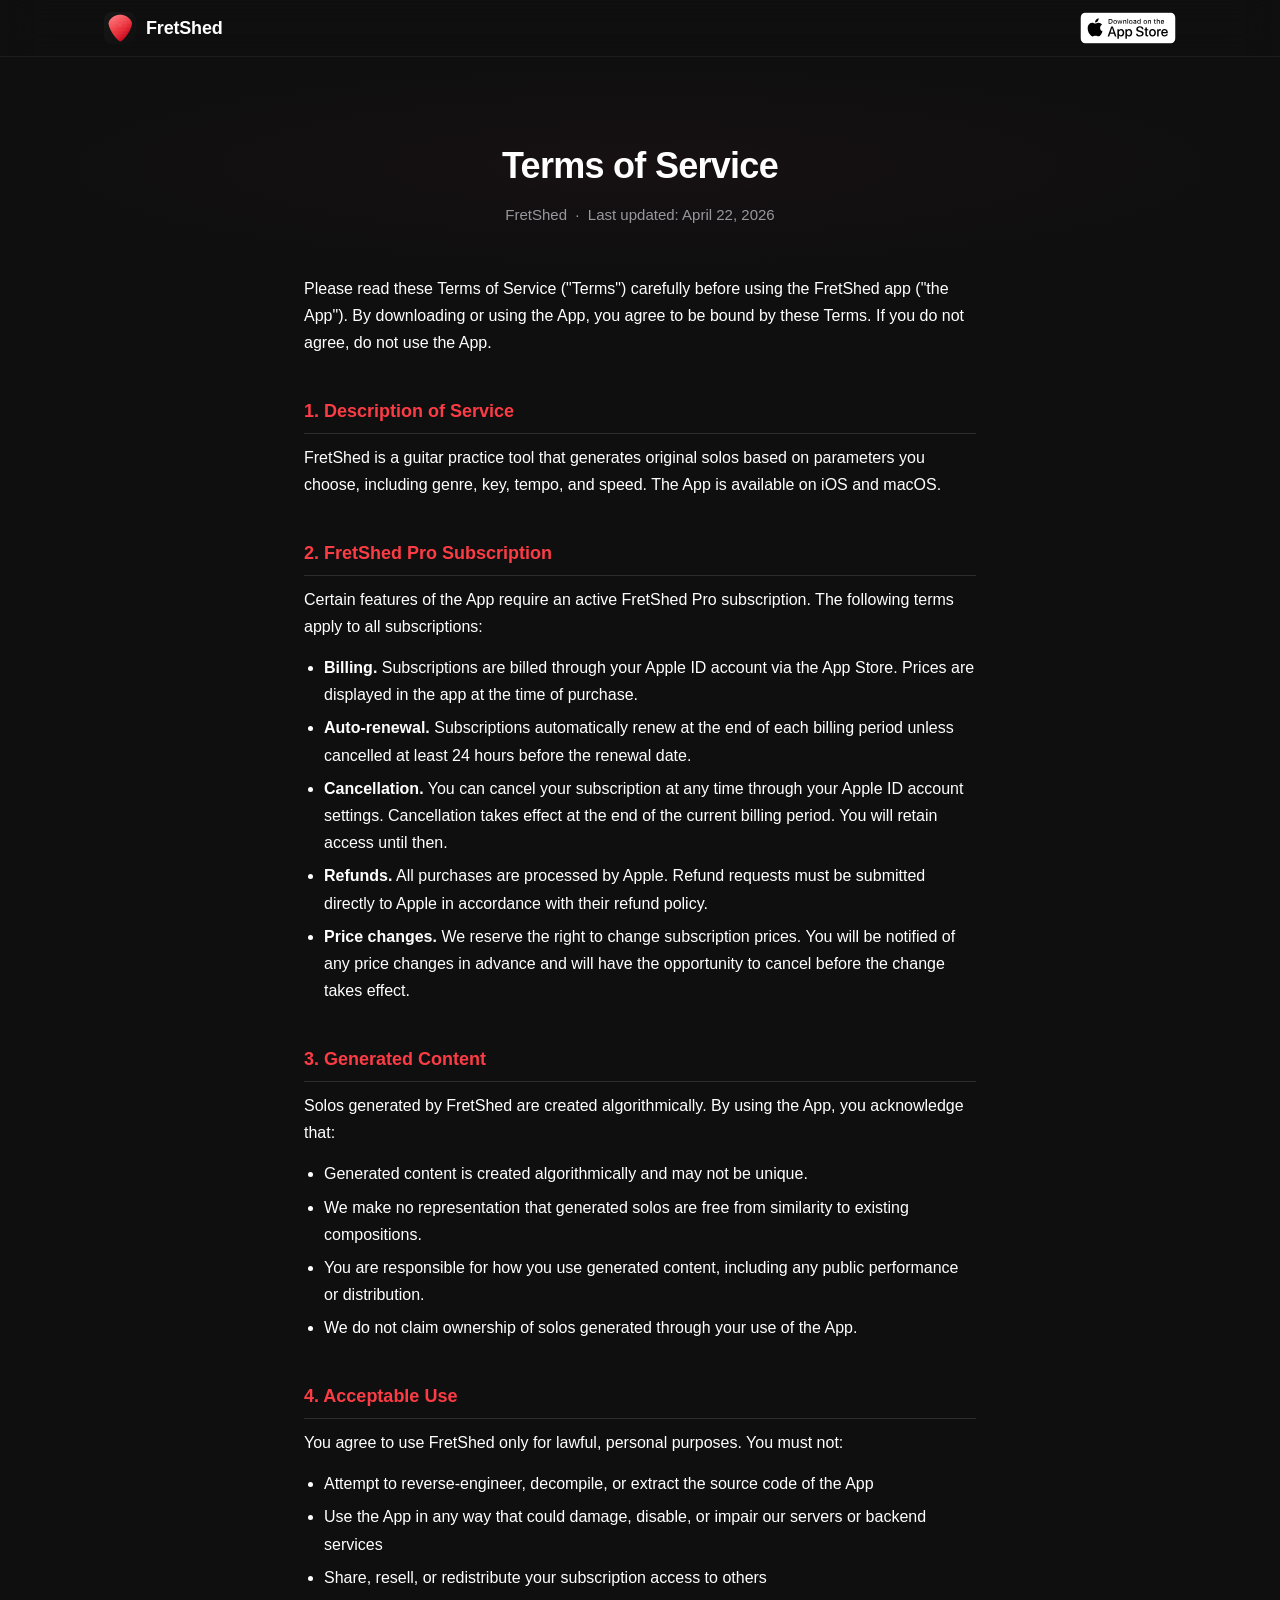
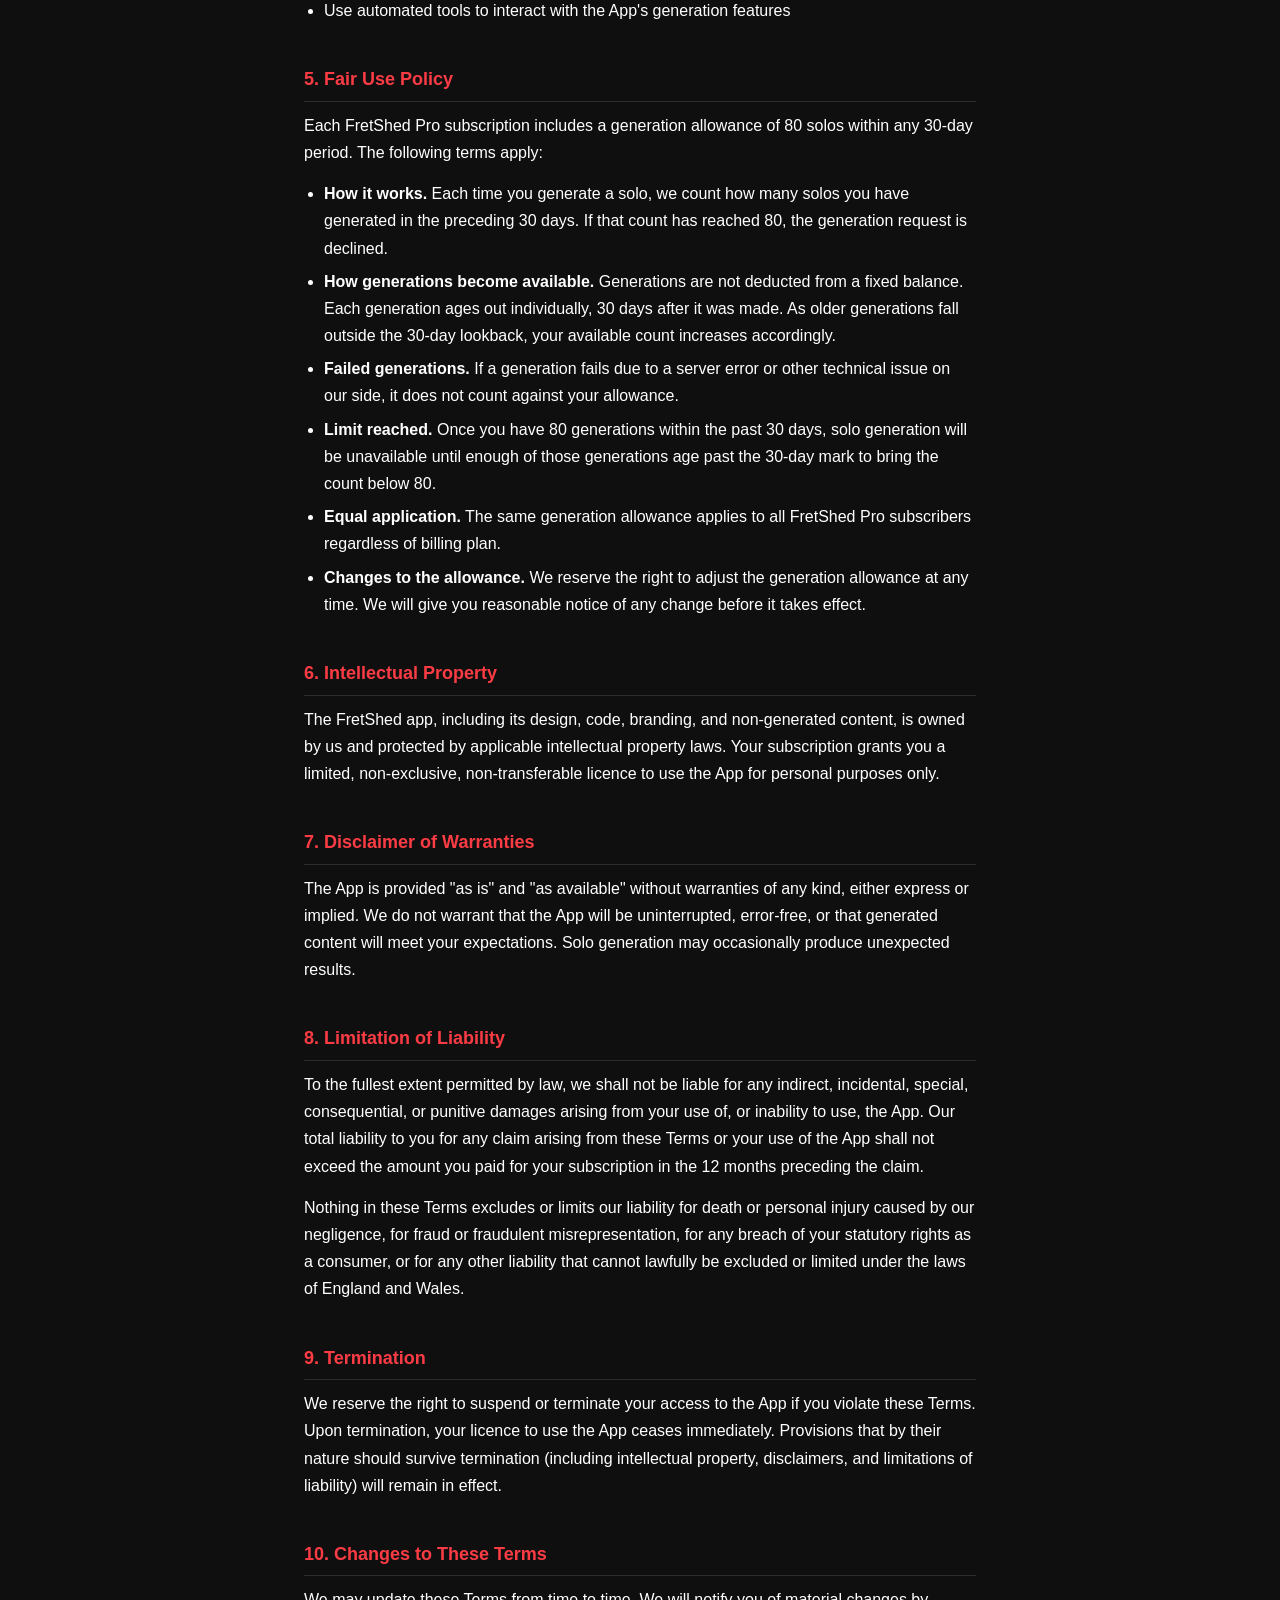
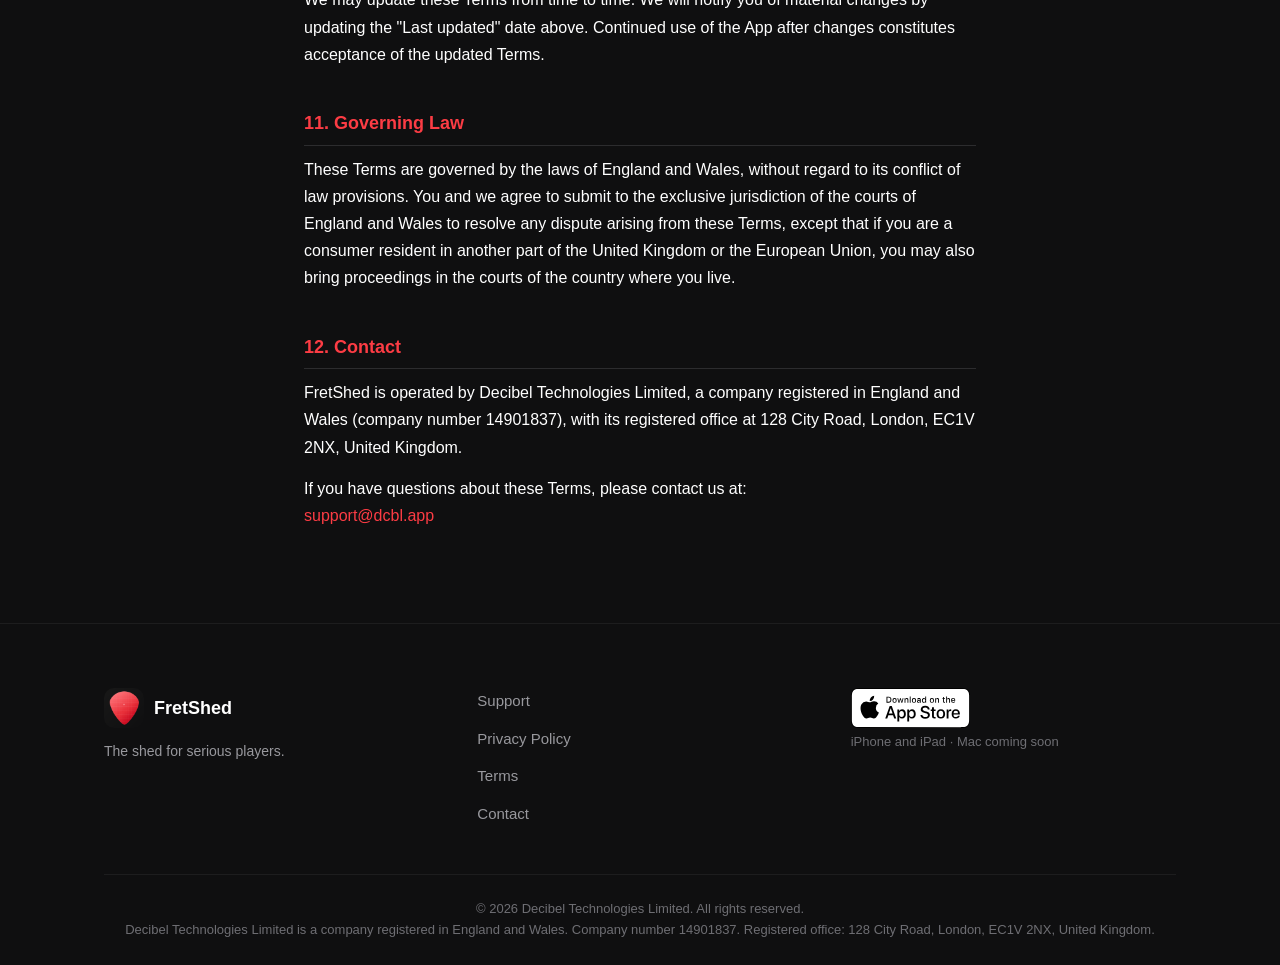
<file: terms.html>
<!DOCTYPE html>
<html lang="en">
<head>
  <meta charset="UTF-8" />
  <meta name="viewport" content="width=device-width, initial-scale=1.0" />
  <title>Terms of Service – FretShed</title>
  <meta name="description" content="FretShed Terms of Service. Read the terms governing your use of the FretShed guitar ear training app, including subscription, generated content, and acceptable use policies.">
  <link rel="canonical" href="https://fretshed.dcbl.app/terms.html">

  <!-- Open Graph -->
  <meta property="og:type" content="website">
  <meta property="og:site_name" content="FretShed">
  <meta property="og:url" content="https://fretshed.dcbl.app/terms.html">
  <meta property="og:title" content="Terms of Service – FretShed">
  <meta property="og:description" content="FretShed Terms of Service. Read the terms governing your use of the FretShed guitar ear training app, including subscription, generated content, and acceptable use policies.">
  <meta property="og:image" content="https://fretshed.dcbl.app/assets/icon.png">

  <link rel="icon" href="assets/icon.png" type="image/png">
  <link rel="stylesheet" href="assets/styles.css">
</head>
<body>

  <!-- Nav -->
  <nav class="site-nav" aria-label="Main navigation">
    <div class="container">
      <a href="./" class="nav-brand">
        <img src="assets/icon.png" alt="FretShed app icon" width="32" height="32">
        <span>FretShed</span>
      </a>
      <a href="https://apps.apple.com/us/app/fretshed/id6759403787" class="nav-badge" aria-label="Download FretShed on the App Store" rel="noopener noreferrer" target="_blank">
        <img src="assets/Download_on_App_Store/White_lockup/SVG/Download_on_the_App_Store_Badge_US-UK_RGB_wht_092917.svg" alt="" width="120" height="40">
      </a>
    </div>
  </nav>

  <main>

    <!-- Page Header -->
    <section class="page-header">
      <div class="container">
        <h1>Terms of Service</h1>
        <p>FretShed &nbsp;·&nbsp; Last updated: April 22, 2026</p>
      </div>
    </section>

    <!-- Content -->
    <div class="legal-content">

      <p>Please read these Terms of Service ("Terms") carefully before using the FretShed app ("the App"). By downloading or using the App, you agree to be bound by these Terms. If you do not agree, do not use the App.</p>

      <h2>1. Description of Service</h2>
      <p>FretShed is a guitar practice tool that generates original solos based on parameters you choose, including genre, key, tempo, and speed. The App is available on iOS and macOS.</p>

      <h2>2. FretShed Pro Subscription</h2>
      <p>Certain features of the App require an active FretShed Pro subscription. The following terms apply to all subscriptions:</p>
      <ul>
        <li><strong>Billing.</strong> Subscriptions are billed through your Apple ID account via the App Store. Prices are displayed in the app at the time of purchase.</li>
        <li><strong>Auto-renewal.</strong> Subscriptions automatically renew at the end of each billing period unless cancelled at least 24 hours before the renewal date.</li>
        <li><strong>Cancellation.</strong> You can cancel your subscription at any time through your Apple ID account settings. Cancellation takes effect at the end of the current billing period. You will retain access until then.</li>
        <li><strong>Refunds.</strong> All purchases are processed by Apple. Refund requests must be submitted directly to Apple in accordance with their refund policy.</li>
        <li><strong>Price changes.</strong> We reserve the right to change subscription prices. You will be notified of any price changes in advance and will have the opportunity to cancel before the change takes effect.</li>
      </ul>

      <h2>3. Generated Content</h2>
      <p>Solos generated by FretShed are created algorithmically. By using the App, you acknowledge that:</p>
      <ul>
        <li>Generated content is created algorithmically and may not be unique.</li>
        <li>We make no representation that generated solos are free from similarity to existing compositions.</li>
        <li>You are responsible for how you use generated content, including any public performance or distribution.</li>
        <li>We do not claim ownership of solos generated through your use of the App.</li>
      </ul>

      <h2>4. Acceptable Use</h2>
      <p>You agree to use FretShed only for lawful, personal purposes. You must not:</p>
      <ul>
        <li>Attempt to reverse-engineer, decompile, or extract the source code of the App</li>
        <li>Use the App in any way that could damage, disable, or impair our servers or backend services</li>
        <li>Share, resell, or redistribute your subscription access to others</li>
        <li>Use automated tools to interact with the App's generation features</li>
      </ul>

      <h2 id="fair-use">5. Fair Use Policy</h2>
      <p>Each FretShed Pro subscription includes a generation allowance of 80 solos within any 30-day period. The following terms apply:</p>
      <ul>
        <li><strong>How it works.</strong> Each time you generate a solo, we count how many solos you have generated in the preceding 30 days. If that count has reached 80, the generation request is declined.</li>
        <li><strong>How generations become available.</strong> Generations are not deducted from a fixed balance. Each generation ages out individually, 30 days after it was made. As older generations fall outside the 30-day lookback, your available count increases accordingly.</li>
        <li><strong>Failed generations.</strong> If a generation fails due to a server error or other technical issue on our side, it does not count against your allowance.</li>
        <li><strong>Limit reached.</strong> Once you have 80 generations within the past 30 days, solo generation will be unavailable until enough of those generations age past the 30-day mark to bring the count below 80.</li>
        <li><strong>Equal application.</strong> The same generation allowance applies to all FretShed Pro subscribers regardless of billing plan.</li>
        <li><strong>Changes to the allowance.</strong> We reserve the right to adjust the generation allowance at any time. We will give you reasonable notice of any change before it takes effect.</li>
      </ul>

      <h2>6. Intellectual Property</h2>
      <p>The FretShed app, including its design, code, branding, and non-generated content, is owned by us and protected by applicable intellectual property laws. Your subscription grants you a limited, non-exclusive, non-transferable licence to use the App for personal purposes only.</p>

      <h2>7. Disclaimer of Warranties</h2>
      <p>The App is provided "as is" and "as available" without warranties of any kind, either express or implied. We do not warrant that the App will be uninterrupted, error-free, or that generated content will meet your expectations. Solo generation may occasionally produce unexpected results.</p>

      <h2>8. Limitation of Liability</h2>
      <p>To the fullest extent permitted by law, we shall not be liable for any indirect, incidental, special, consequential, or punitive damages arising from your use of, or inability to use, the App. Our total liability to you for any claim arising from these Terms or your use of the App shall not exceed the amount you paid for your subscription in the 12 months preceding the claim.</p>
      <p>Nothing in these Terms excludes or limits our liability for death or personal injury caused by our negligence, for fraud or fraudulent misrepresentation, for any breach of your statutory rights as a consumer, or for any other liability that cannot lawfully be excluded or limited under the laws of England and Wales.</p>

      <h2>9. Termination</h2>
      <p>We reserve the right to suspend or terminate your access to the App if you violate these Terms. Upon termination, your licence to use the App ceases immediately. Provisions that by their nature should survive termination (including intellectual property, disclaimers, and limitations of liability) will remain in effect.</p>

      <h2>10. Changes to These Terms</h2>
      <p>We may update these Terms from time to time. We will notify you of material changes by updating the "Last updated" date above. Continued use of the App after changes constitutes acceptance of the updated Terms.</p>

      <h2>11. Governing Law</h2>
      <p>These Terms are governed by the laws of England and Wales, without regard to its conflict of law provisions. You and we agree to submit to the exclusive jurisdiction of the courts of England and Wales to resolve any dispute arising from these Terms, except that if you are a consumer resident in another part of the United Kingdom or the European Union, you may also bring proceedings in the courts of the country where you live.</p>

      <h2>12. Contact</h2>
      <p>FretShed is operated by Decibel Technologies Limited, a company registered in England and Wales (company number 14901837), with its registered office at 128 City Road, London, EC1V 2NX, United Kingdom.</p>
      <p>If you have questions about these Terms, please contact us at:<br />
      <a href="mailto:support@dcbl.app">support@dcbl.app</a></p>

    </div>

  </main>

  <!-- Footer -->
  <footer class="site-footer">
    <div class="container">
      <div class="footer-grid">
        <div>
          <div class="footer-brand">
            <img src="assets/icon.png" alt="FretShed app icon" width="40" height="40">
            <span>FretShed</span>
          </div>
          <p class="footer-tagline">The shed for serious players.</p>
        </div>
        <div>
          <ul class="footer-links">
            <li><a href="support.html">Support</a></li>
            <li><a href="privacy.html">Privacy Policy</a></li>
            <li><a href="terms.html">Terms</a></li>
            <li><a href="mailto:support@dcbl.app">Contact</a></li>
          </ul>
        </div>
        <div class="footer-download">
          <a href="https://apps.apple.com/us/app/fretshed/id6759403787" aria-label="Download FretShed on the App Store" rel="noopener noreferrer" target="_blank">
            <img src="assets/Download_on_App_Store/White_lockup/SVG/Download_on_the_App_Store_Badge_US-UK_RGB_wht_092917.svg" alt="" width="120" height="40">
          </a>
          <p class="platform-note">iPhone and iPad · Mac coming soon</p>
        </div>
      </div>
      <div class="footer-bottom">
        <p>&copy; 2026 Decibel Technologies Limited. All rights reserved.</p>
        <p>Decibel Technologies Limited is a company registered in England and Wales. Company number 14901837. Registered office: 128 City Road, London, EC1V 2NX, United Kingdom.</p>
      </div>
    </div>
  </footer>

  <script src="assets/app.js"></script>
</body>
</html>
</file>
<file: assets/styles.css>
/* ============================================
   FretShed – Landing Page Styles
   ============================================ */

/* --- Custom Properties --- */
:root {
  --color-bg-primary: #0F0F10;
  --color-bg-elevated: #1C1C1E;
  --color-bg-secondary: #2C2C2E;
  --color-text-primary: #FFFFFF;
  --color-text-secondary: #98989D;
  --color-text-tertiary: #6E6E73;
  --color-accent-primary: #FC3C44;
  --color-accent-secondary: #FA586A;
  --color-accent-pressed: #D60017;
  --color-accent-light: #FF758F;
  --gradient-primary: linear-gradient(135deg, #FC3C44 0%, #FA586A 50%, #FF758F 100%);
  --radius-sm: 8px;
  --radius-card: 20px;
  --radius-pill: 999px;
  --shadow-card: 0 5px 10px rgba(0, 0, 0, 0.2);
  --shadow-accent: 0 6px 12px rgba(252, 60, 68, 0.3);
  --font-stack: -apple-system, BlinkMacSystemFont, "SF Pro Display", "SF Pro Text", sans-serif;
}

/* --- Reset & Base --- */
*,
*::before,
*::after {
  margin: 0;
  padding: 0;
  box-sizing: border-box;
}

html {
  scroll-behavior: smooth;
}

body {
  font-family: var(--font-stack);
  font-weight: 400;
  background: var(--color-bg-primary);
  color: var(--color-text-primary);
  line-height: 1.6;
  -webkit-font-smoothing: antialiased;
  -moz-osx-font-smoothing: grayscale;
}

img {
  display: block;
  max-width: 100%;
}

a {
  color: inherit;
  text-decoration: none;
}

/* --- Focus Styles --- */
a:focus-visible,
button:focus-visible {
  outline: 2px solid var(--color-accent-primary);
  outline-offset: 2px;
}

/* --- Utility --- */
.container {
  width: 100%;
  max-width: 1120px;
  margin: 0 auto;
  padding: 0 24px;
}

.section-heading {
  font-size: 2rem;
  font-weight: 700;
  text-align: center;
  margin-bottom: 48px;
}

/* --- Nav --- */
.site-nav {
  position: sticky;
  top: 0;
  z-index: 100;
  backdrop-filter: blur(20px);
  -webkit-backdrop-filter: blur(20px);
  background: rgba(15, 15, 16, 0.8);
  border-bottom: 1px solid rgba(255, 255, 255, 0.06);
}

.site-nav .container {
  display: flex;
  align-items: center;
  justify-content: space-between;
  height: 56px;
}

.nav-brand {
  display: flex;
  align-items: center;
  gap: 10px;
}

.nav-brand img {
  width: 32px;
  height: 32px;
  border-radius: 8px;
}

.nav-brand span {
  font-size: 1.125rem;
  font-weight: 700;
  letter-spacing: -0.01em;
}

.nav-badge img {
  height: 32px;
  width: auto;
}

/* --- Hero --- */
.hero {
  min-height: 100vh;
  display: flex;
  align-items: center;
  justify-content: center;
  text-align: center;
  padding: 96px 24px 80px;
  background: radial-gradient(ellipse at center, rgba(252, 60, 68, 0.05) 0%, transparent 70%);
}

.hero-inner {
  max-width: 700px;
}

.hero-icon {
  width: 120px;
  height: 120px;
  border-radius: 28px;
  box-shadow: 0 0 40px rgba(252, 60, 68, 0.4);
  margin: 0 auto 40px;
}

.hero-eyebrow {
  font-size: 0.8125rem;
  font-weight: 600;
  text-transform: uppercase;
  letter-spacing: 0.1em;
  color: var(--color-accent-primary);
  margin-bottom: 16px;
}

.hero h1 {
  font-size: 3rem;
  font-weight: 700;
  line-height: 1.15;
  letter-spacing: -0.02em;
  margin-bottom: 24px;
}

.hero-sub {
  max-width: 600px;
  margin: 0 auto 32px;
  font-size: 1.125rem;
  line-height: 1.7;
  color: var(--color-text-secondary);
}

.hero-app-store-badge {
  display: inline-block;
}

.hero-pricing-note {
  margin-top: 16px;
  font-size: 0.875rem;
  color: var(--color-text-tertiary);
}

/* --- Problem --- */
.problem {
  padding: 96px 0;
}

.problem-grid {
  display: grid;
  grid-template-columns: repeat(3, 1fr);
  gap: 24px;
}

.problem-card {
  background: var(--color-bg-elevated);
  border-radius: var(--radius-card);
  padding: 32px 24px;
  box-shadow: var(--shadow-card);
}

.problem-card h3 {
  font-size: 1.125rem;
  font-weight: 600;
  margin-bottom: 12px;
}

.problem-card p {
  font-size: 0.9375rem;
  color: var(--color-text-secondary);
  line-height: 1.65;
}

/* --- How It Works --- */
.how-it-works {
  padding: 96px 0;
}

.steps {
  display: flex;
  align-items: flex-start;
  gap: 0;
  position: relative;
  margin-top: 8px;
}

.step {
  flex: 1;
  text-align: center;
  padding: 0 16px;
  position: relative;
}

.step-number {
  width: 48px;
  height: 48px;
  border-radius: 50%;
  background: var(--gradient-primary);
  color: #fff;
  font-size: 1.25rem;
  font-weight: 700;
  display: inline-flex;
  align-items: center;
  justify-content: center;
  margin-bottom: 16px;
  position: relative;
  z-index: 2;
}

.step h3 {
  font-size: 1rem;
  font-weight: 600;
  margin-bottom: 8px;
}

.step p {
  font-size: 0.875rem;
  color: var(--color-text-secondary);
  line-height: 1.6;
}

/* Dashed connector line */
.steps::before {
  content: "";
  position: absolute;
  top: 24px;
  left: calc(12.5% + 24px);
  right: calc(12.5% + 24px);
  height: 2px;
  border-top: 2px dashed var(--color-accent-primary);
  z-index: 1;
}

/* --- Features --- */
.features {
  padding: 96px 0;
}

.features-grid {
  display: grid;
  grid-template-columns: repeat(2, 1fr);
  gap: 24px;
}

.feature-card {
  background: var(--color-bg-elevated);
  border-radius: var(--radius-card);
  padding: 24px;
  border-left: 3px solid var(--color-accent-primary);
  box-shadow: var(--shadow-card);
}

.feature-card .card-icon {
  width: 28px;
  height: 28px;
  margin-bottom: 12px;
  filter: invert(35%) sepia(85%) saturate(600%) hue-rotate(320deg) brightness(105%);
}

.feature-card h3 {
  font-size: 1rem;
  font-weight: 600;
  margin-bottom: 8px;
}

.feature-card p {
  font-size: 0.9375rem;
  color: var(--color-text-secondary);
  line-height: 1.6;
}

/* --- Philosophy --- */
.philosophy {
  padding: 96px 0;
  background: var(--color-bg-elevated);
  text-align: center;
}

.philosophy-inner {
  max-width: 700px;
  margin: 0 auto;
}

.philosophy blockquote {
  font-size: 1.75rem;
  font-weight: 600;
  font-style: italic;
  line-height: 1.45;
  margin-bottom: 32px;
  color: var(--color-text-primary);
}

.philosophy .body-text {
  font-size: 1.0625rem;
  color: var(--color-text-secondary);
  line-height: 1.7;
  max-width: 620px;
  margin: 0 auto;
}

/* --- Pricing --- */
.pricing {
  padding: 96px 0;
}

.pricing-tiers {
  display: flex;
  justify-content: center;
  gap: 24px;
  margin-bottom: 48px;
}

.pricing-card {
  flex: 1;
  max-width: 320px;
  background: var(--color-bg-elevated);
  border: 1px solid var(--color-bg-secondary);
  border-radius: var(--radius-card);
  padding: 40px 32px;
  text-align: center;
  box-shadow: var(--shadow-card);
  position: relative;
}

.pricing-card--highlighted {
  border-color: var(--color-accent-primary);
  box-shadow: var(--shadow-card), var(--shadow-accent);
}

.pricing-save-badge {
  display: inline-block;
  padding: 4px 14px;
  background: var(--gradient-primary);
  color: var(--color-text-primary);
  font-size: 0.75rem;
  font-weight: 700;
  border-radius: var(--radius-pill);
  margin-bottom: 12px;
}

.pricing-card .pricing-name {
  font-size: 1.375rem;
  font-weight: 700;
  margin-bottom: 16px;
}

.pricing-card .pricing-amount {
  font-size: 2.5rem;
  font-weight: 700;
  margin-bottom: 4px;
}

.pricing-card .pricing-period {
  font-size: 0.9375rem;
  color: var(--color-text-tertiary);
  margin-bottom: 8px;
}

.pricing-card .pricing-billing {
  font-size: 0.8125rem;
  color: var(--color-text-tertiary);
}

.pricing-checklist {
  list-style: none;
  text-align: left;
  margin-bottom: 32px;
}

.pricing-checklist--shared {
  max-width: 360px;
  margin: 0 auto 40px;
}

.pricing-checklist li {
  padding: 6px 0;
  font-size: 0.9375rem;
  color: var(--color-text-secondary);
  display: flex;
  align-items: center;
  gap: 10px;
}

.pricing-checklist li::before {
  content: "\2713";
  color: var(--color-accent-primary);
  font-weight: 700;
  flex-shrink: 0;
}

.pricing-cta {
  text-align: center;
}

.pricing-app-store-badge {
  display: inline-block;
}

.pricing-note {
  margin-top: 16px;
  font-size: 0.875rem;
  color: var(--color-text-tertiary);
}

/* --- Footer --- */
.site-footer {
  padding: 64px 0 0;
  border-top: 1px solid rgba(255, 255, 255, 0.06);
}

.footer-grid {
  display: grid;
  grid-template-columns: 1fr 1fr 1fr;
  gap: 48px;
  padding-bottom: 48px;
}

.footer-brand {
  display: flex;
  align-items: center;
  gap: 10px;
  margin-bottom: 12px;
}

.footer-brand img {
  width: 40px;
  height: 40px;
  border-radius: 10px;
}

.footer-brand span {
  font-size: 1.125rem;
  font-weight: 700;
}

.footer-tagline {
  font-size: 0.875rem;
  color: var(--color-text-secondary);
}

.footer-links {
  list-style: none;
  display: flex;
  flex-direction: column;
  gap: 12px;
}

.footer-links a {
  font-size: 0.9375rem;
  color: var(--color-text-secondary);
  transition: color 0.15s;
}

.footer-links a:hover {
  color: var(--color-text-primary);
}

.footer-download {
  display: flex;
  flex-direction: column;
  align-items: flex-start;
  gap: 4px;
}

.footer-download img {
  height: 40px;
  width: auto;
}

.footer-download .platform-note {
  font-size: 0.8125rem;
  color: var(--color-text-tertiary);
}

.footer-bottom {
  border-top: 1px solid rgba(255, 255, 255, 0.06);
  padding: 24px 0;
  text-align: center;
  font-size: 0.8125rem;
  color: var(--color-text-tertiary);
}

/* --- Animations --- */
@media (prefers-reduced-motion: no-preference) {
  .fade-in {
    opacity: 0;
    transform: translateY(20px);
    transition: opacity 0.6s ease, transform 0.6s ease;
  }

  .fade-in.visible {
    opacity: 1;
    transform: translateY(0);
  }
}

@media (prefers-reduced-motion: reduce) {
  .fade-in {
    opacity: 1;
    transform: none;
  }
}

/* --- Nav Links --- */
.nav-links {
  display: flex;
  align-items: center;
  gap: 20px;
  margin-left: auto;
  margin-right: 24px;
}

.nav-links a {
  font-size: 0.8125rem;
  font-weight: 500;
  color: var(--color-text-tertiary);
  transition: color 0.15s;
}

.nav-links a:hover {
  color: var(--color-text-primary);
}

.nav-links a.active {
  color: var(--color-text-secondary);
}

/* --- Page Header (legal/support pages) --- */
.page-header {
  text-align: center;
  padding: 80px 24px 48px;
  background: radial-gradient(ellipse at center, rgba(252, 60, 68, 0.03) 0%, transparent 70%);
}

.page-header h1 {
  font-size: 2.25rem;
  font-weight: 700;
  letter-spacing: -0.02em;
  margin-bottom: 8px;
}

.page-header p {
  font-size: 0.9375rem;
  color: var(--color-text-secondary);
}

/* --- Legal Content --- */
.legal-content {
  max-width: 720px;
  margin: 0 auto;
  padding: 0 24px 80px;
  line-height: 1.7;
}

.legal-content h2[id] {
  scroll-margin-top: 80px;
}

.legal-content h2 {
  font-size: 1.125rem;
  font-weight: 600;
  color: var(--color-accent-primary);
  margin-top: 40px;
  margin-bottom: 10px;
  padding-bottom: 6px;
  border-bottom: 1px solid var(--color-bg-secondary);
}

.legal-content p {
  margin-bottom: 14px;
  font-size: 1rem;
  color: var(--color-text-primary);
}

.legal-content .text-secondary {
  color: var(--color-text-secondary);
}

.legal-content ul {
  margin: 10px 0 14px 20px;
}

.legal-content ul li {
  margin-bottom: 6px;
  color: var(--color-text-primary);
}

.legal-content a {
  color: var(--color-accent-primary);
}

.legal-content a:hover {
  text-decoration: underline;
}

/* FAQ items (support page) */
.faq-item h3 {
  font-size: 1rem;
  font-weight: 600;
  color: var(--color-text-primary);
  margin-top: 24px;
  margin-bottom: 8px;
}

/* Contact box */
.contact-box {
  background: var(--color-bg-elevated);
  border-radius: 12px;
  padding: 24px;
  margin-top: 16px;
}

.contact-box p {
  margin-bottom: 8px;
}

/* Helpful links */
.helpful-links {
  margin-top: 12px;
}

.helpful-links p {
  margin-bottom: 4px;
}

/* --- Responsive --- */
@media (max-width: 768px) {
  .section-heading {
    font-size: 1.5rem;
    margin-bottom: 32px;
  }

  /* Nav */
  .nav-links {
    display: none;
  }

  .nav-badge img {
    height: 28px;
  }

  /* Page header */
  .page-header {
    padding: 64px 24px 32px;
  }

  .page-header h1 {
    font-size: 1.75rem;
  }

  /* Hero */
  .hero {
    min-height: auto;
    padding: 80px 24px 64px;
  }

  .hero-icon {
    width: 80px;
    height: 80px;
    border-radius: 20px;
    margin-bottom: 32px;
  }

  .hero h1 {
    font-size: 2rem;
  }

  .hero-sub {
    font-size: 1rem;
  }

  /* Problem */
  .problem {
    padding: 64px 0;
  }

  .problem-grid {
    grid-template-columns: 1fr;
  }

  /* How It Works */
  .how-it-works {
    padding: 64px 0;
  }

  .steps {
    flex-direction: column;
    gap: 32px;
  }

  .steps::before {
    display: none;
  }

  .step {
    text-align: left;
    display: flex;
    gap: 16px;
    padding: 0;
  }

  .step-number {
    flex-shrink: 0;
    margin-bottom: 0;
  }

  .step-text {
    text-align: left;
  }

  /* Features */
  .features {
    padding: 64px 0;
  }

  .features-grid {
    grid-template-columns: 1fr;
  }

  /* Philosophy */
  .philosophy {
    padding: 64px 0;
  }

  .philosophy blockquote {
    font-size: 1.375rem;
  }

  /* Pricing */
  .pricing {
    padding: 64px 0;
  }

  .pricing-tiers {
    flex-direction: column;
    align-items: center;
  }

  .pricing-card {
    max-width: 100%;
    width: 100%;
    padding: 32px 24px;
  }

  /* Footer */
  .footer-grid {
    grid-template-columns: 1fr;
    gap: 32px;
  }
}
</file>
